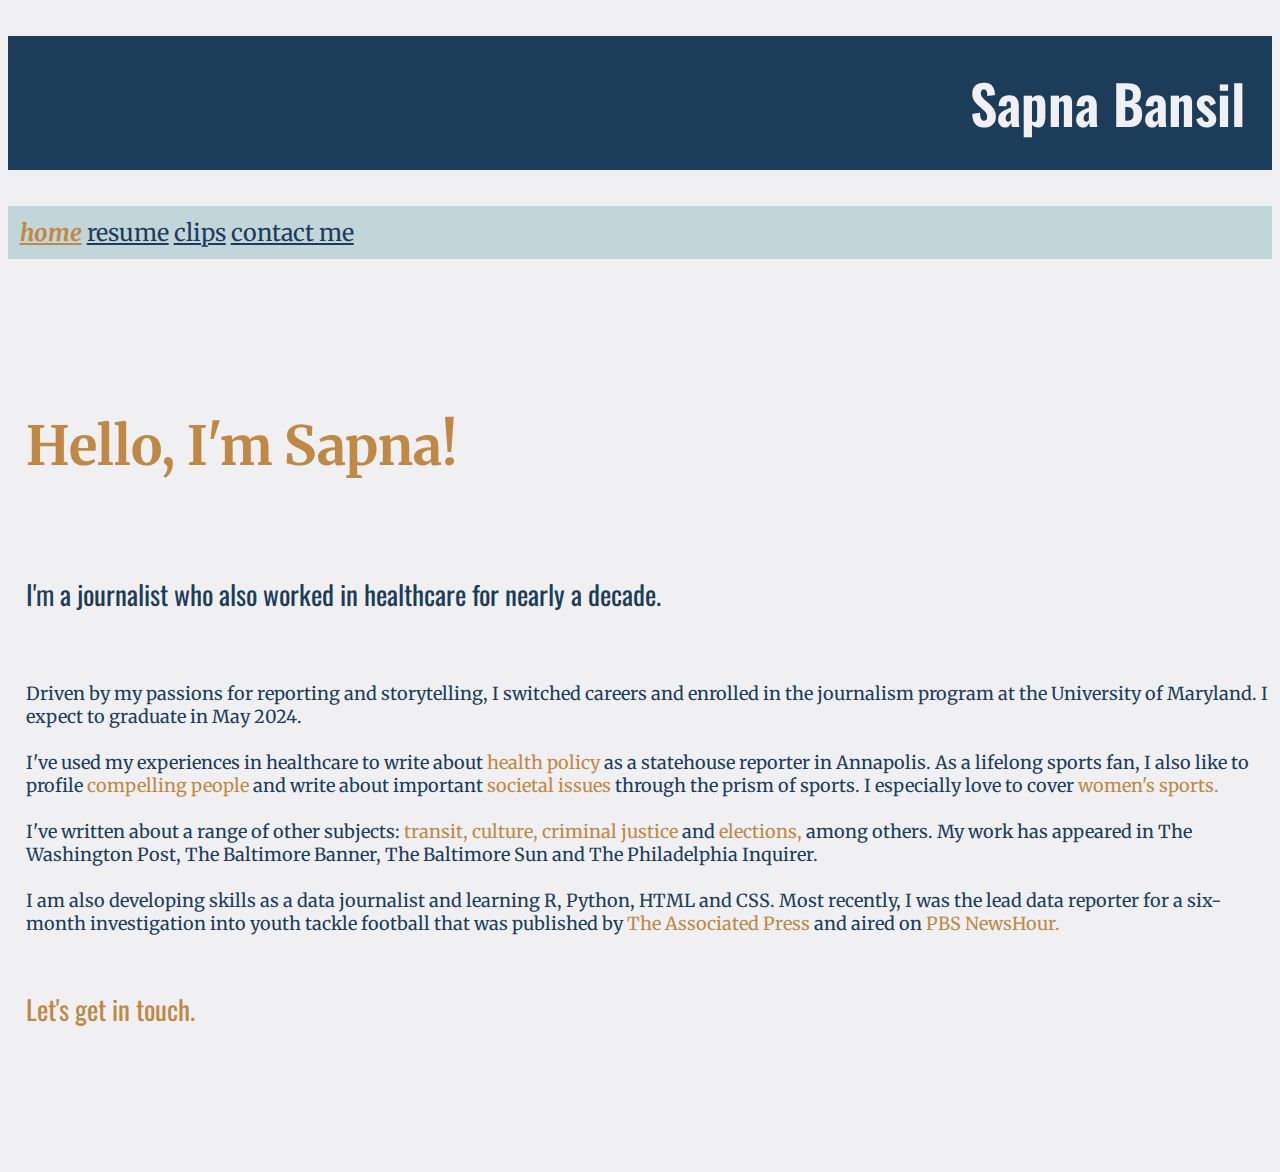
<file: index.html>
<!DOCTYPE html>
<html lang="en">

<head>
    <meta charset="utf-8">
    <meta name="viewport" content="width=device-width, initial-scale=1.0">
    <meta http-equiv="X-UA-Compatible" content="ie=edge">
    <!--seo-->
    <title>Sapna Bansil | Home</title>
    <meta name="description"
        content="I am a journalist pursuing my passions for storytelling and reporting after nearly a decade working in healthcare and pediatrics.">
    <!--fonts-->
    <link rel="preconnect" href="https://fonts.googleapis.com">
    <link rel="preconnect" href="https://fonts.gstatic.com" crossorigin>
    <link href="https://fonts.googleapis.com/css2?family=Oswald:wght@200;300;400;500;600;700&display=swap"
        rel="stylesheet">
    <link
        href="https://fonts.googleapis.com/css2?family=Merriweather:ital,wght@0,300;0,400;0,700;0,900;1,300;1,400;1,700;1,900&display=swap"
        rel="stylesheet">


    <!-- bootstrap -->
    <link href="https://cdn.jsdelivr.net/npm/bootstrap@5.3.0-alpha1/dist/css/bootstrap.min.css" rel="stylesheet"
        integrity="sha384-GLhlTQ8iRABdZLl6O3oVMWSktQOp6b7In1Zl3/Jr59b6EGGoI1aFkw7cmDA6j6gD" crossorigin="anonymous">
    <!--css-->
    <link rel="stylesheet" href="portfolio/css/portfolio.css">
</head>

<body>
    <div class="container">
        <header>
            <h1>Sapna Bansil</h1>
            <nav class="nav justify-content-end">
                <a class="nav-link active" href="#">home</a>
                <a class="nav-link" href="/resume">resume</a>
                <a class="nav-link" href="/clips">clips</a>
                <a class="nav-link" href="/contact">contact me</a>
            </nav>
        </header>

        <main class="intro">
            <div class="row">
                <div class="col-md-10">
                    <h2>Hello, I'm Sapna!</h2>
                    <br>
                    <h3>I'm a journalist who also worked in healthcare for nearly a decade.</h3>
                    <br>
                    <p>Driven by my passions for reporting and storytelling, I switched careers and enrolled in the
                        journalism program at the University of Maryland. I expect to graduate in May 2024.<br>

                        <br>I've used my experiences in healthcare to write about <a
                            href="https://thedailyrecord.com/2024/01/30/as-maryland-considers-medical-aid-in-dying-heres-how-its-playing-out-in-dc/"
                            target="_blank">health policy</a> as a statehouse reporter in Annapolis. As a lifelong
                        sports fan, I also like to profile <a
                            href="https://www.washingtonpost.com/sports/2023/10/29/marine-corps-marathon-history-made/"
                            target="_blank">compelling people</a> and write about important <a
                            href="https://www.thebaltimorebanner.com/sports/hagerstown-baseball-black-community-relationship-complicated-Z6KFF556ERC3LOO3BUFO23JSWA/"
                            target="_blank">societal issues</a> through the prism of sports. I especially love to cover
                        <a href="https://www.washingtonpost.com/sports/2023/10/15/washington-spirit-north-carolina-trinity-rodman-red-card/"
                            target="_blank">women's sports.</a> <br>

                        <br>I've written about a range of other subjects: <a
                            href="https://thedailyrecord.com/2024/03/13/maryland-officials-ok-more-purple-line-money-but-not-gladly/"
                            target="_blank">transit,</a> <a
                            href="https://cnsmaryland.org/2022/09/12/baltimore-ukraine-festival-returns/"
                            target="_blank">culture,</a> <a
                            href="https://cnsmaryland.org/2022/10/11/lawyers-guide-baltimore-residents-in-leaving-some-criminal-records-behind/"
                            target="_blank">criminal justice</a> and <a
                            href="https://baltimorefishbowl.com/stories/baltimore-officials-community-leaders-urge-support-for-question-h-to-make-baltimore-police-department-a-city-agency-after-162-years-of-state-control/"
                            target="_blank">elections,</a> among others. My work has appeared in The Washington Post,
                        The Baltimore Banner, The Baltimore Sun and The Philadelphia Inquirer. <br>

                        <br>I am also developing skills as a data journalist and learning R, Python, HTML and CSS. Most
                        recently, I was the lead data reporter for a six-month investigation into youth tackle football
                        that was published by <a
                            href="https://apnews.com/article/youth-football-lexington-mississippi-ce36efdad5654ea286b8687404c6cc54"
                            target="_blank">The Associated Press</a> and aired on <a
                            href="https://www.pbs.org/newshour/show/why-communities-of-color-are-embracing-youth-tackle-football-despite-safety-concerns"
                            target="_blank">PBS NewsHour.</a>
                    </p>
                    <h3><a href="/contact">Let's get in touch.</a></h3>
                </div>
            </div>
        </main>

    </div>



    <!-- js -->
    <script src="https://cdn.jsdelivr.net/npm/@popperjs/core@2.11.6/dist/umd/popper.min.js"
        integrity="sha384-oBqDVmMz9ATKxIep9tiCxS/Z9fNfEXiDAYTujMAeBAsjFuCZSmKbSSUnQlmh/jp3"
        crossorigin="anonymous"></script>
    <script src="https://cdn.jsdelivr.net/npm/bootstrap@5.3.0-alpha1/dist/js/bootstrap.min.js"
        integrity="sha384-mQ93GR66B00ZXjt0YO5KlohRA5SY2XofN4zfuZxLkoj1gXtW8ANNCe9d5Y3eG5eD"
        crossorigin="anonymous"></script>


</body>

</html>
</file>
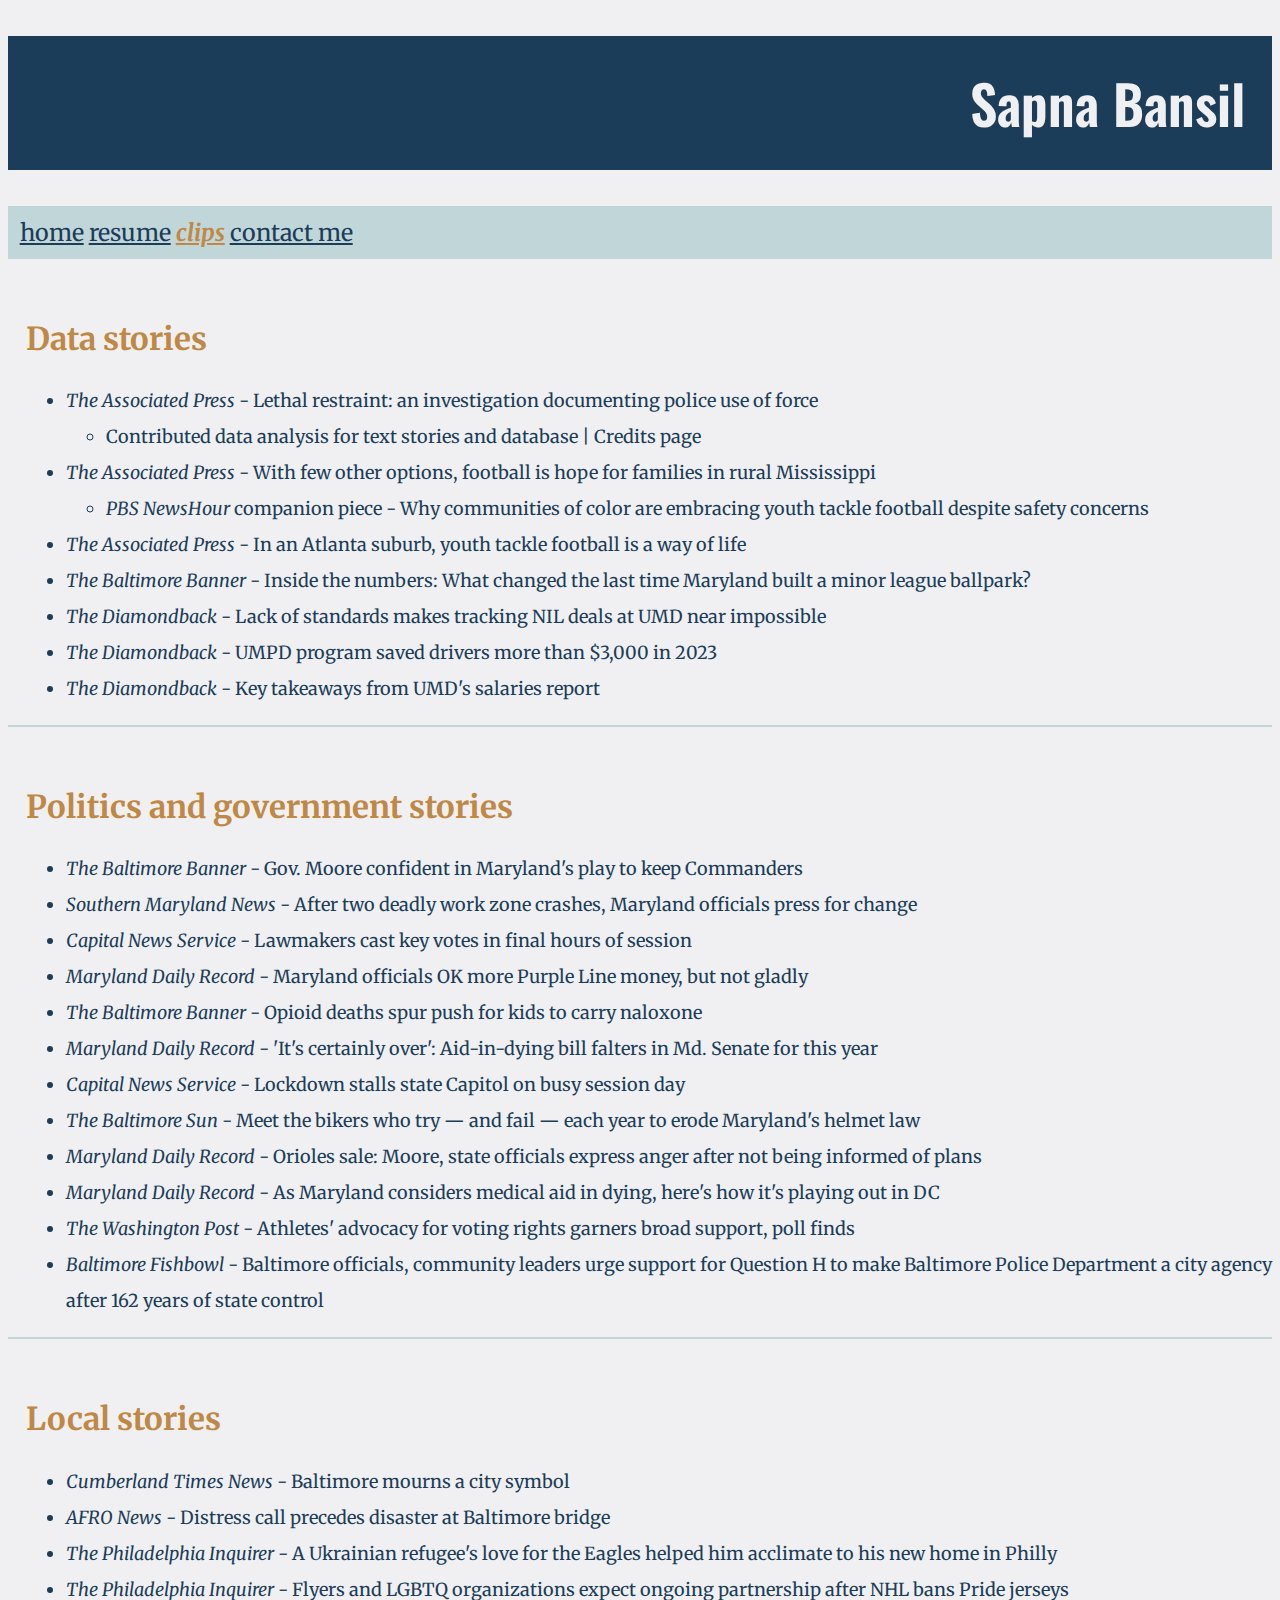
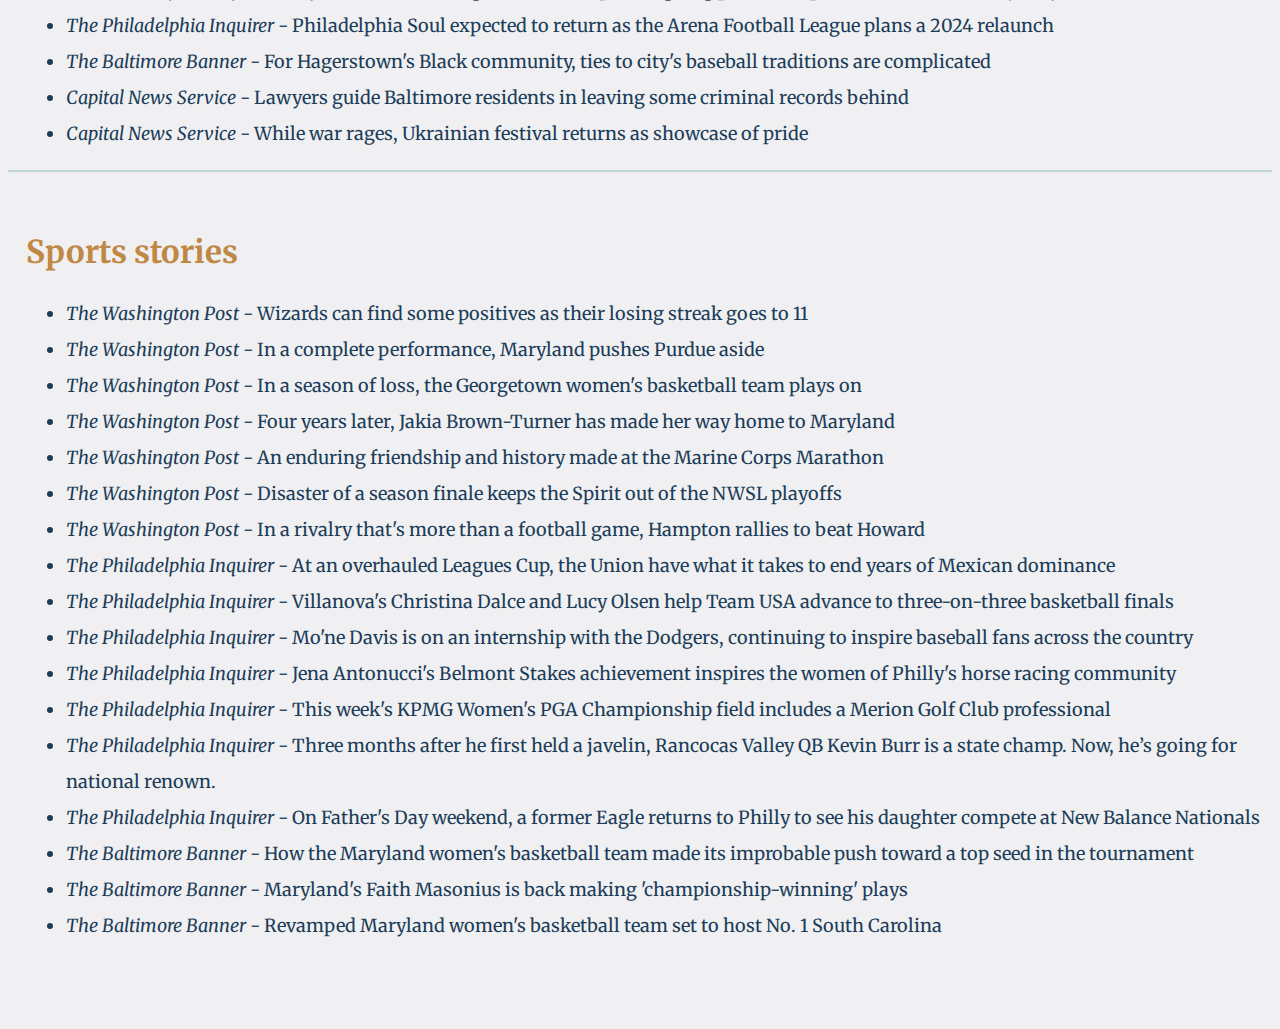
<file: clips/index.html>
<!DOCTYPE html>
<html lang="en">

<head>
    <meta charset="utf-8">
    <meta name="viewport" content="width=device-width, initial-scale=1.0">
    <meta http-equiv="X-UA-Compatible" content="ie=edge">
    <!--seo-->
    <title>Sapna Bansil | Clips</title>
    <meta name="description"
        content="I am a journalist pursuing my passions for storytelling and reporting after nearly a decade working in healthcare and pediatrics.">
    <!--fonts-->
    <link rel="preconnect" href="https://fonts.googleapis.com">
    <link rel="preconnect" href="https://fonts.gstatic.com" crossorigin>
    <link href="https://fonts.googleapis.com/css2?family=Oswald:wght@200;300;400;500;600;700&display=swap"
        rel="stylesheet">
    <link
        href="https://fonts.googleapis.com/css2?family=Merriweather:ital,wght@0,300;0,400;0,700;0,900;1,300;1,400;1,700;1,900&display=swap"
        rel="stylesheet">


    <!-- bootstrap -->
    <link href="https://cdn.jsdelivr.net/npm/bootstrap@5.3.0-alpha1/dist/css/bootstrap.min.css" rel="stylesheet"
        integrity="sha384-GLhlTQ8iRABdZLl6O3oVMWSktQOp6b7In1Zl3/Jr59b6EGGoI1aFkw7cmDA6j6gD" crossorigin="anonymous">
    <!--css-->
    <link rel="stylesheet" href="../portfolio/css/portfolio.css">
</head>

<body>
    <div class="container">
        <header>
            <h1>Sapna Bansil</h1>
            <nav class="nav justify-content-end">
                <a class="nav-link" href="../">home</a>
                <a class="nav-link" href="/resume">resume</a>
                <a class="nav-link active" href="#">clips</a>
                <a class="nav-link" href="/contact">contact me</a>
            </nav>
        </header>
        <main>
            <section class="clips">
                <h2>Data stories</h2>
                <ul>
                    <li><a href="https://apnews.com/projects/investigation-police-use-of-force/"
                            target="_blank"><span>The Associated Press</span> - Lethal restraint: an investigation
                            documenting police use of force</a>
                        <ul>
                            <li>Contributed data analysis for <a
                                    href="https://apnews.com/projects/investigation-police-use-of-force/articles/"
                                    target="_blank">text stories</a> and <a
                                    href="https://apnews.com/projects/investigation-police-use-of-force/all-cases/"
                                    target="_blank">database</a> | <a
                                    href="https://apnews.com/projects/investigation-police-use-of-force/credits/"
                                    target="_blank">Credits page</a></li>
                        </ul>
                    </li>
                    <li><a href="https://apnews.com/article/youth-football-lexington-mississippi-ce36efdad5654ea286b8687404c6cc54"
                            target="_blank"><span>The Associated Press</span> - With few other options, football is hope
                            for families in rural Mississippi</a>
                        <ul>
                            <li><a href="https://www.pbs.org/newshour/show/why-communities-of-color-are-embracing-youth-tackle-football-despite-safety-concerns"
                                    target="_blank"><span>PBS NewsHour</span> companion piece - Why communities of color
                                    are embracing youth tackle football despite safety concerns</a></li>
                        </ul>
                    </li>
                    <li><a href="https://apnews.com/article/youth-football-buford-gwinnett-georgia-93c51989780ca6f36d1a3153920d481a"
                            target="_blank"><span>The Associated Press</span> - In an Atlanta suburb, youth tackle
                            football is a way of life</a>
                    </li>
                    <li><a href="https://www.thebaltimorebanner.com/sports/hagerstown-minor-league-stadium-impact-5GCLAOPV7ZFE7OJS6LCLYJH5QI/"
                            target="_blank"><span>The Baltimore Banner</span> - Inside the numbers: What changed the
                            last time Maryland built a minor league ballpark?</a>
                    </li>
                    <li><a href="https://dbknews.com/2023/05/11/tracking-umd-nil-deals-impossible/"
                            target="_blank"><span>The Diamondback</span> - Lack of standards makes tracking NIL deals at
                            UMD near impossible</a>
                    </li>
                    <li><a href="https://dbknews.com/2023/04/04/umpd-program-lights-on-repair-vouchers/"
                            target="_blank"><span>The Diamondback</span> - UMPD program saved drivers more than $3,000
                            in 2023</a>
                    </li>
                    <li><a href="https://dbknews.com/2023/02/22/takeaways-umd-salaries-report/"
                            target="_blank"><span>The Diamondback</span> - Key takeaways from UMD's salaries report</a>
                    </li>
                </ul>
            </section>
            </section>
            <section class="clips">
                <h2>Politics and government stories</h2>
                <ul>
                    <li><a href="https://www.thebaltimorebanner.com/politics-power/state-government/wes-moore-washington-commanders-prince-georges-county-NX4CGSUMLJA7FNCR73QJCXBHSM/"
                            target="_blank"><span>The Baltimore Banner</span> - Gov. Moore confident in Maryland's play
                            to keep Commanders</a></li>
                    <li><a href="https://www.somdnews.com/news/state/after-two-deadly-work-zone-crashes-maryland-officials-press-for-change/article_ecfafcd6-fd7e-11ee-a442-1f13f5940b21.html"
                            target="_blank"><span>Southern Maryland News</span> - After two deadly work zone crashes,
                            Maryland officials press for change</a></li>
                    <li><a href="https://cnsmaryland.org/2024/04/09/lawmakers-cast-key-votes-in-final-hours-of-session//"
                            target="_blank"><span>Capital News Service</span> - Lawmakers cast key votes in final hours
                            of session</a></li>
                    <li><a href="https://thedailyrecord.com/2024/03/13/maryland-officials-ok-more-purple-line-money-but-not-gladly/"
                            target="_blank"><span>Maryland Daily Record</span> - Maryland officials OK more Purple Line
                            money, but not gladly</a></li>
                    <li><a href="https://www.thebaltimorebanner.com/community/public-health/naloxone-schools-drugs-legislation-QUVTTXKTABCJPLVQX6QBA5RDDU/"
                            target="_blank"><span>The Baltimore Banner</span> - Opioid deaths spur push for kids to
                            carry naloxone</a></li>
                    <li><a href="https://thedailyrecord.com/2024/03/01/its-certainly-over-aid-in-dying-bill-falters-in-md-senate-for-this-year/"
                            target="_blank"><span>Maryland Daily Record</span> - 'It's certainly over': Aid-in-dying
                            bill falters in Md. Senate for this year</a></li>
                    <li><a href="https://cnsmaryland.org/2024/02/29/lockdown-stalls-state-capitol-on-busy-session-day/"
                            target="_blank"><span>Capital News Service</span> - Lockdown stalls state Capitol on busy
                            session day
                        </a></li>
                    <li><a href="https://www.baltimoresun.com/2024/02/21/meet-the-bikers-who-try-and-fail-each-year-to-erode-marylands-helmet-law/"
                            target="_blank"><span>The Baltimore Sun</span> - Meet the bikers who try — and fail — each
                            year to erode Maryland's helmet law</a></li>
                    <li><a href="https://thedailyrecord.com/2024/01/31/orioles-sale-moore-state-officials-express-anger-after-not-being-informed-of-plans/"
                            target="_blank"><span>Maryland Daily Record</span> - Orioles sale: Moore, state officials
                            express anger after not being informed of plans</a></li>
                    <li><a href="https://thedailyrecord.com/2024/01/30/as-maryland-considers-medical-aid-in-dying-heres-how-its-playing-out-in-dc/"
                            target="_blank"><span>Maryland Daily Record</span> - As Maryland considers medical aid in
                            dying, here's how it's playing out in DC</a></li>
                    <li><a href="https://www.washingtonpost.com/sports/2023/10/11/americans-support-athletes-advocating-voting-rights/"
                            target="_blank"><span>The Washington Post</span> - Athletes' advocacy for voting rights
                            garners broad support, poll finds</a></li>
                    <li><a href="https://baltimorefishbowl.com/stories/baltimore-officials-community-leaders-urge-support-for-question-h-to-make-baltimore-police-department-a-city-agency-after-162-years-of-state-control/"
                            target="_blank"><span>Baltimore Fishbowl</span> - Baltimore officials, community leaders
                            urge support for Question H to make Baltimore Police Department a city agency after 162
                            years of state control</a></li>
                </ul>
            </section>
            <section class="clips">
                <h2>Local stories</h2>
                <ul>
                    <li><a href="https://www.times-news.com/news/local_news/baltimore-mourns-a-city-symbol/article_b9beb2ce-ec79-11ee-b10d-83c849ccc0f2.html"
                            target="_blank"><span>Cumberland Times News</span> - Baltimore mourns a city symbol
                        </a></li>
                    <li><a href="https://afro.com/baltimore-key-bridge-collapse-rescue/" target="_blank"><span>AFRO
                                News</span> - Distress call precedes disaster at Baltimore bridge
                        </a></li>
                    <li><a href="https://www.inquirer.com/eagles/eagles-super-bowl-ukraine-war-refugee-20230817.html"
                            target="_blank"><span>The Philadelphia Inquirer</span> - A Ukrainian refugee's love for the
                            Eagles helped him acclimate to his new home in Philly</a></li>
                    <li><a href="https://www.inquirer.com/flyers/flyers-nhl-gary-bettman-scott-laughton-lgbtq-pride-you-can-play-20230814.html"
                            target="_blank"><span>The Philadelphia Inquirer</span> - Flyers and LGBTQ organizations
                            expect ongoing partnership after NHL bans Pride jerseys
                        </a></li>
                    <li><a href="https://www.inquirer.com/sports/philadelphia-soul-arena-football-league-jaworski-20230720.html"
                            target="_blank"><span>The Philadelphia Inquirer</span> - Philadelphia Soul expected to
                            return as the Arena Football League plans a 2024 relaunch
                        </a></li>
                    <li><a href="https://www.thebaltimorebanner.com/sports/hagerstown-baseball-black-community-relationship-complicated-Z6KFF556ERC3LOO3BUFO23JSWA/"
                            target="_blank"><span>The Baltimore Banner</span> - For Hagerstown's Black community, ties
                            to city's baseball traditions are complicated</a></li>
                    <li><a href="https://cnsmaryland.org/2022/10/11/lawyers-guide-baltimore-residents-in-leaving-some-criminal-records-behind/"
                            target="_blank"><span>Capital News Service</span> - Lawyers guide Baltimore residents in
                            leaving some criminal records behind</a></li>
                    <li><a href="https://cnsmaryland.org/2022/09/12/baltimore-ukraine-festival-returns/"
                            target="_blank"><span>Capital News Service</span> - While war rages, Ukrainian festival
                            returns as showcase of pride</a></li>
                </ul>
            </section>
            <section class="clips-end">
                <h2>Sports stories</h2>
                <ul>
                    <li><a href="https://www.washingtonpost.com/sports/2024/02/25/wizards-cavaliers-losing-streak/"
                        target="_blank"><span>The Washington Post</span> - Wizards can find some positives as their losing streak goes to 11</a></li>
                        <li><a href="https://www.washingtonpost.com/sports/2024/01/14/maryland-purdue-women-bri-mcdaniel-jakia-brown-turner/"
                            target="_blank"><span>The Washington Post</span> - In a complete performance, Maryland pushes Purdue aside</a></li>
                    <li><a href="https://www.washingtonpost.com/sports/2023/12/21/georgetown-womens-basketball-tasha-butts/"
                            target="_blank"><span>The Washington Post</span> - In a season of loss, the Georgetown
                            women's basketball team plays on</a></li>
                    <li><a href="https://www.washingtonpost.com/sports/2023/11/06/jakia-brown-turner-maryland/"
                            target="_blank"><span>The Washington Post</span> - Four years later, Jakia Brown-Turner has
                            made her way home to Maryland</a></li>
                    <li><a href="https://www.washingtonpost.com/sports/2023/10/29/marine-corps-marathon-history-made/"
                            target="_blank"><span>The Washington Post</span> - An enduring friendship and history made
                            at the Marine Corps Marathon</a></li>
                    <li><a href="https://www.washingtonpost.com/sports/2023/10/15/washington-spirit-north-carolina-trinity-rodman-red-card/"
                            target="_blank"><span>The Washington Post</span> - Disaster of a season finale keeps the
                            Spirit out of the NWSL playoffs
                        </a></li>
                    <li><a href="https://www.washingtonpost.com/sports/2023/09/16/hampton-howard-battle-of-real-hu/"
                            target="_blank"><span>The Washington Post</span> - In a rivalry that's more than a football
                            game, Hampton rallies to beat Howard</a></li>
                    <li><a href="https://www.inquirer.com/soccer/union-mls-liga-mx-leagues-cup-tijuana-queretaro-20230721.html"
                            target="_blank"><span>The Philadelphia Inquirer</span> - At an overhauled Leagues Cup, the
                            Union have what it takes to end years of Mexican dominance
                        </a></li>
                    <li><a href="https://www.inquirer.com/sports/villanova-basketball-christina-dalce-lucy-olsen-fiba-3x3-usa-basketball-20230711.html"
                            target="_blank"><span>The Philadelphia Inquirer</span> - Villanova's Christina Dalce and
                            Lucy Olsen help Team USA advance to three-on-three basketball finals</a></li>
                    <li><a href="https://www.inquirer.com/sports/mone-davis-los-angeles-dodgers-little-league-baseball-20230707.html"
                            target="_blank"><span>The Philadelphia Inquirer</span> - Mo'ne Davis is on an internship
                            with the Dodgers, continuing to inspire baseball fans across the country</a></li>
                    <li><a href="https://www.inquirer.com/sports/jena-antonucci-arcangelo-belmont-parx-horse-racing-20230625.html"
                            target="_blank"><span>The Philadelphia Inquirer</span> - Jena Antonucci's Belmont Stakes
                            achievement inspires the women of Philly's horse racing community
                        </a></li>
                    <li><a href="https://www.inquirer.com/sports/kpmg-womens-pga-championship-major-merion-joanna-coe-20230622.html"
                            target="_blank"><span>The Philadelphia Inquirer</span> - This week's KPMG Women's PGA
                            Championship field includes a Merion Golf Club professional
                        </a></li>
                    <li><a href="https://www.inquirer.com/high-school-sports/new-balance-nationals-championships-javelin-20230618.html"
                            target="_blank"><span>The Philadelphia Inquirer</span> - Three months after he first held a
                            javelin, Rancocas Valley QB Kevin Burr is a state champ. Now, he’s going for national
                            renown.
                        </a></li>
                    <li><a href="https://www.inquirer.com/high-school-sports/derrick-witherspoon-eagles-kalani-new-balance-nationals-hurdles-20230617.html"
                            target="_blank"><span>The Philadelphia Inquirer</span> - On Father's Day weekend, a former
                            Eagle returns to Philly to see his daughter compete at New Balance Nationals
                        </a></li>
                    <li><a href="https://www.thebaltimorebanner.com/sports/college-sports/maryland-womens-basketball-terps-ncaa-tournament-seed-FOU5XQVVN5FQJDSHCMBRA3R2CA/"
                            target="_blank"><span>The Baltimore Banner</span> - How the Maryland women's basketball team
                            made its improbable push toward a top seed in the tournament</a></li>
                    <li><a href="https://www.thebaltimorebanner.com/sports/college-sports/maryland-womens-basketball-faith-masonius-3GBYFZUCZJELHMWOSJN4X46YM4/"
                            target="_blank"><span>The Baltimore Banner</span> - Maryland's Faith Masonius is back making
                            'championship-winning' plays
                        </a></li>
                    <li><a href="https://www.thebaltimorebanner.com/sports/college-sports/maryland-womens-basketball-preview-south-carolina-SHJCNBKUNNGJRDNPQ2C2PKOPXA/"
                            target="_blank"><span>The Baltimore Banner</span> - Revamped Maryland women's basketball
                            team set to host No. 1 South Carolina
                        </a></li>
                    <ul>
                    </ul>
            </section>
            <br>
        </main>
    </div>




    <!-- js -->
    <script src="https://cdn.jsdelivr.net/npm/@popperjs/core@2.11.6/dist/umd/popper.min.js"
        integrity="sha384-oBqDVmMz9ATKxIep9tiCxS/Z9fNfEXiDAYTujMAeBAsjFuCZSmKbSSUnQlmh/jp3"
        crossorigin="anonymous"></script>
    <script src="https://cdn.jsdelivr.net/npm/bootstrap@5.3.0-alpha1/dist/js/bootstrap.min.js"
        integrity="sha384-mQ93GR66B00ZXjt0YO5KlohRA5SY2XofN4zfuZxLkoj1gXtW8ANNCe9d5Y3eG5eD"
        crossorigin="anonymous"></script>


</body>

</html>
</file>
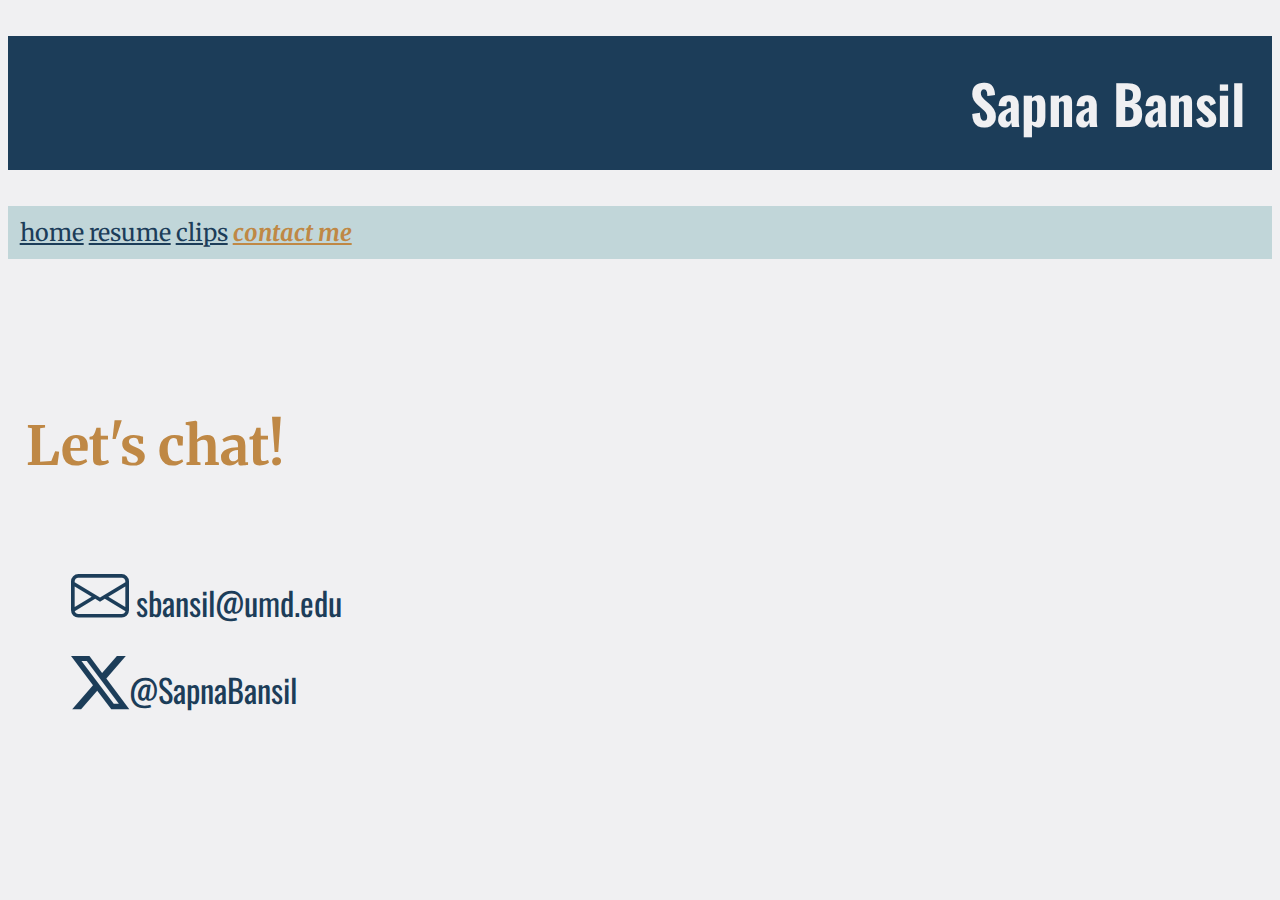
<file: contact/index.html>
<!DOCTYPE html>
<html lang="en">

<head>
    <meta charset="utf-8">
    <meta name="viewport" content="width=device-width, initial-scale=1.0">
    <meta http-equiv="X-UA-Compatible" content="ie=edge">
    <!--seo-->
    <title>Sapna Bansil | Contact Me</title>
    <meta name="description"
        content="I am a journalist pursuing my passions for storytelling and reporting after nearly a decade working in healthcare and pediatrics.">
    <!--fonts-->
    <link rel="preconnect" href="https://fonts.googleapis.com">
    <link rel="preconnect" href="https://fonts.gstatic.com" crossorigin>
    <link href="https://fonts.googleapis.com/css2?family=Oswald:wght@200;300;400;500;600;700&display=swap"
        rel="stylesheet">
    <link
        href="https://fonts.googleapis.com/css2?family=Merriweather:ital,wght@0,300;0,400;0,700;0,900;1,300;1,400;1,700;1,900&display=swap"
        rel="stylesheet">
    <!--icons-->
    <link rel="stylesheet" href="https://cdn.jsdelivr.net/npm/bootstrap-icons@1.11.3/font/bootstrap-icons.css">
    <!-- bootstrap -->
    <link href="https://cdn.jsdelivr.net/npm/bootstrap@5.3.0-alpha1/dist/css/bootstrap.min.css" rel="stylesheet"
        integrity="sha384-GLhlTQ8iRABdZLl6O3oVMWSktQOp6b7In1Zl3/Jr59b6EGGoI1aFkw7cmDA6j6gD" crossorigin="anonymous">
    <!--css-->
    <link rel="stylesheet" href="../portfolio/css/portfolio.css">
</head>

<body>
    <div class="container">
        <header>
            <h1>Sapna Bansil</h1>
            <nav class="nav justify-content-end">
                <a class="nav-link" href="../">home</a>
                <a class="nav-link" href="/resume">resume</a>
                <a class="nav-link" href="/clips">clips</a>
                <a class="nav-link active" href="#">contact me</a>
            </nav>
        </header>
        <main class="contact">
            <h2>Let's chat!</h2>
            <br>
            <a href="mailto:sbansil@umd.edu" target="_blank"><i class="bi bi-envelope"></i> sbansil@umd.edu</a><br>
            <a href="https://twitter.com/SapnaBansil" target="_blank"><i
                    class="bi bi-twitter-x"></i>@SapnaBansil</a><br>
        </main>

    </div>



    <!-- js -->
    <script src="https://cdn.jsdelivr.net/npm/@popperjs/core@2.11.6/dist/umd/popper.min.js"
        integrity="sha384-oBqDVmMz9ATKxIep9tiCxS/Z9fNfEXiDAYTujMAeBAsjFuCZSmKbSSUnQlmh/jp3"
        crossorigin="anonymous"></script>
    <script src="https://cdn.jsdelivr.net/npm/bootstrap@5.3.0-alpha1/dist/js/bootstrap.min.js"
        integrity="sha384-mQ93GR66B00ZXjt0YO5KlohRA5SY2XofN4zfuZxLkoj1gXtW8ANNCe9d5Y3eG5eD"
        crossorigin="anonymous"></script>


</body>

</html>
</file>
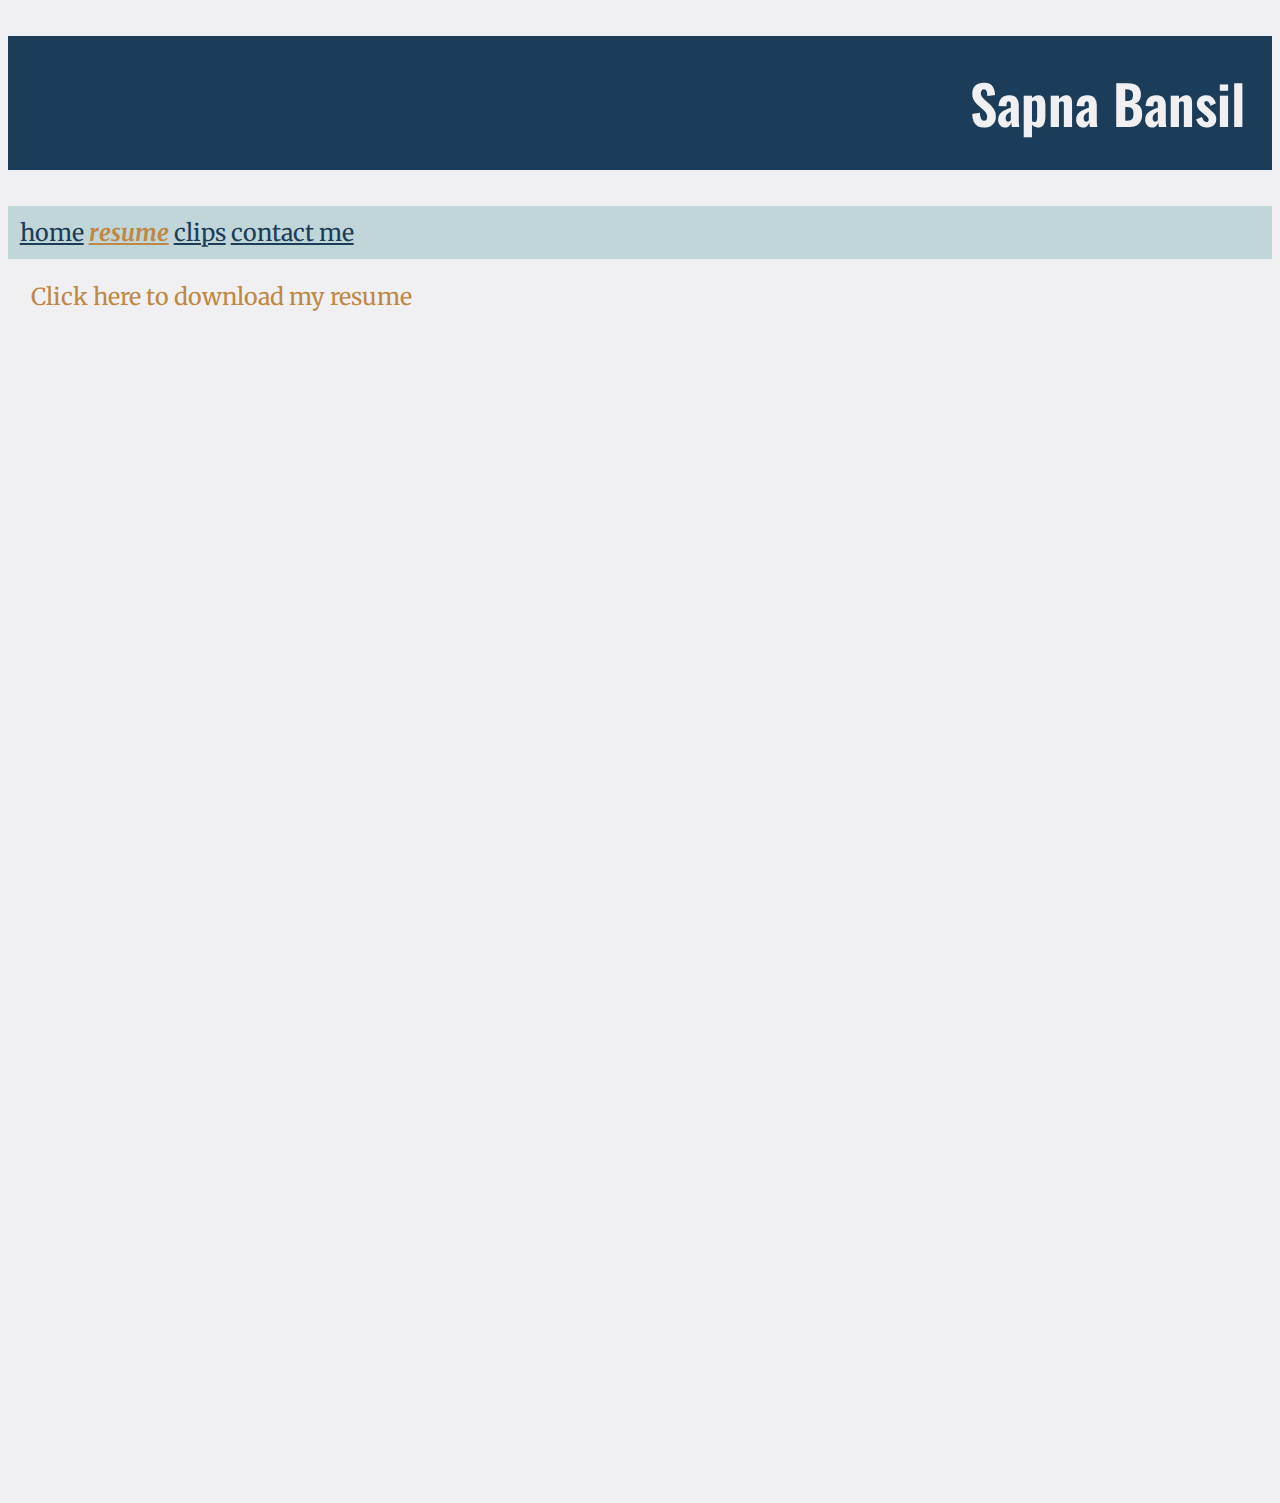
<file: resume/index.html>
<!DOCTYPE html>
<html lang="en">

<head>
    <meta charset="utf-8">
    <meta name="viewport" content="width=device-width, initial-scale=1.0">
    <meta http-equiv="X-UA-Compatible" content="ie=edge">
    <!--seo-->
    <title>Sapna Bansil | Resume</title>
    <meta name="description"
        content="I am a journalist pursuing my passions for storytelling and reporting after nearly a decade working in healthcare and pediatrics.">
    <!--fonts-->
    <link rel="preconnect" href="https://fonts.googleapis.com">
    <link rel="preconnect" href="https://fonts.gstatic.com" crossorigin>
    <link href="https://fonts.googleapis.com/css2?family=Oswald:wght@200;300;400;500;600;700&display=swap"
        rel="stylesheet">
    <link
        href="https://fonts.googleapis.com/css2?family=Merriweather:ital,wght@0,300;0,400;0,700;0,900;1,300;1,400;1,700;1,900&display=swap"
        rel="stylesheet">


    <!-- bootstrap -->
    <link href="https://cdn.jsdelivr.net/npm/bootstrap@5.3.0-alpha1/dist/css/bootstrap.min.css" rel="stylesheet"
        integrity="sha384-GLhlTQ8iRABdZLl6O3oVMWSktQOp6b7In1Zl3/Jr59b6EGGoI1aFkw7cmDA6j6gD" crossorigin="anonymous">
    <!--css-->
    <link rel="stylesheet" href="../portfolio/css/portfolio.css">
</head>

<body>
    <div class="container">
        <header>
            <h1>Sapna Bansil</h1>
            <nav class="nav justify-content-end">
                <a class="nav-link" href="../">home</a>
                <a class="nav-link active" href="#">resume</a>
                <a class="nav-link" href="/clips">clips</a>
                <a class="nav-link" href="/contact">contact me</a>
            </nav>
        </header>
        <main>
            <div class="download">
                <a href="Resume_Sapna Bansil.pdf" target="_blank">Click here to download my resume</a>
            </div>
            <iframe src="Resume_Sapna Bansil.pdf" frameborder="0" scrolling="0"></iframe>
        </main>
    </div>




    <!-- js -->
    <script src="https://cdn.jsdelivr.net/npm/@popperjs/core@2.11.6/dist/umd/popper.min.js"
        integrity="sha384-oBqDVmMz9ATKxIep9tiCxS/Z9fNfEXiDAYTujMAeBAsjFuCZSmKbSSUnQlmh/jp3"
        crossorigin="anonymous"></script>
    <script src="https://cdn.jsdelivr.net/npm/bootstrap@5.3.0-alpha1/dist/js/bootstrap.min.js"
        integrity="sha384-mQ93GR66B00ZXjt0YO5KlohRA5SY2XofN4zfuZxLkoj1gXtW8ANNCe9d5Y3eG5eD"
        crossorigin="anonymous"></script>


</body>

</html>
</file>
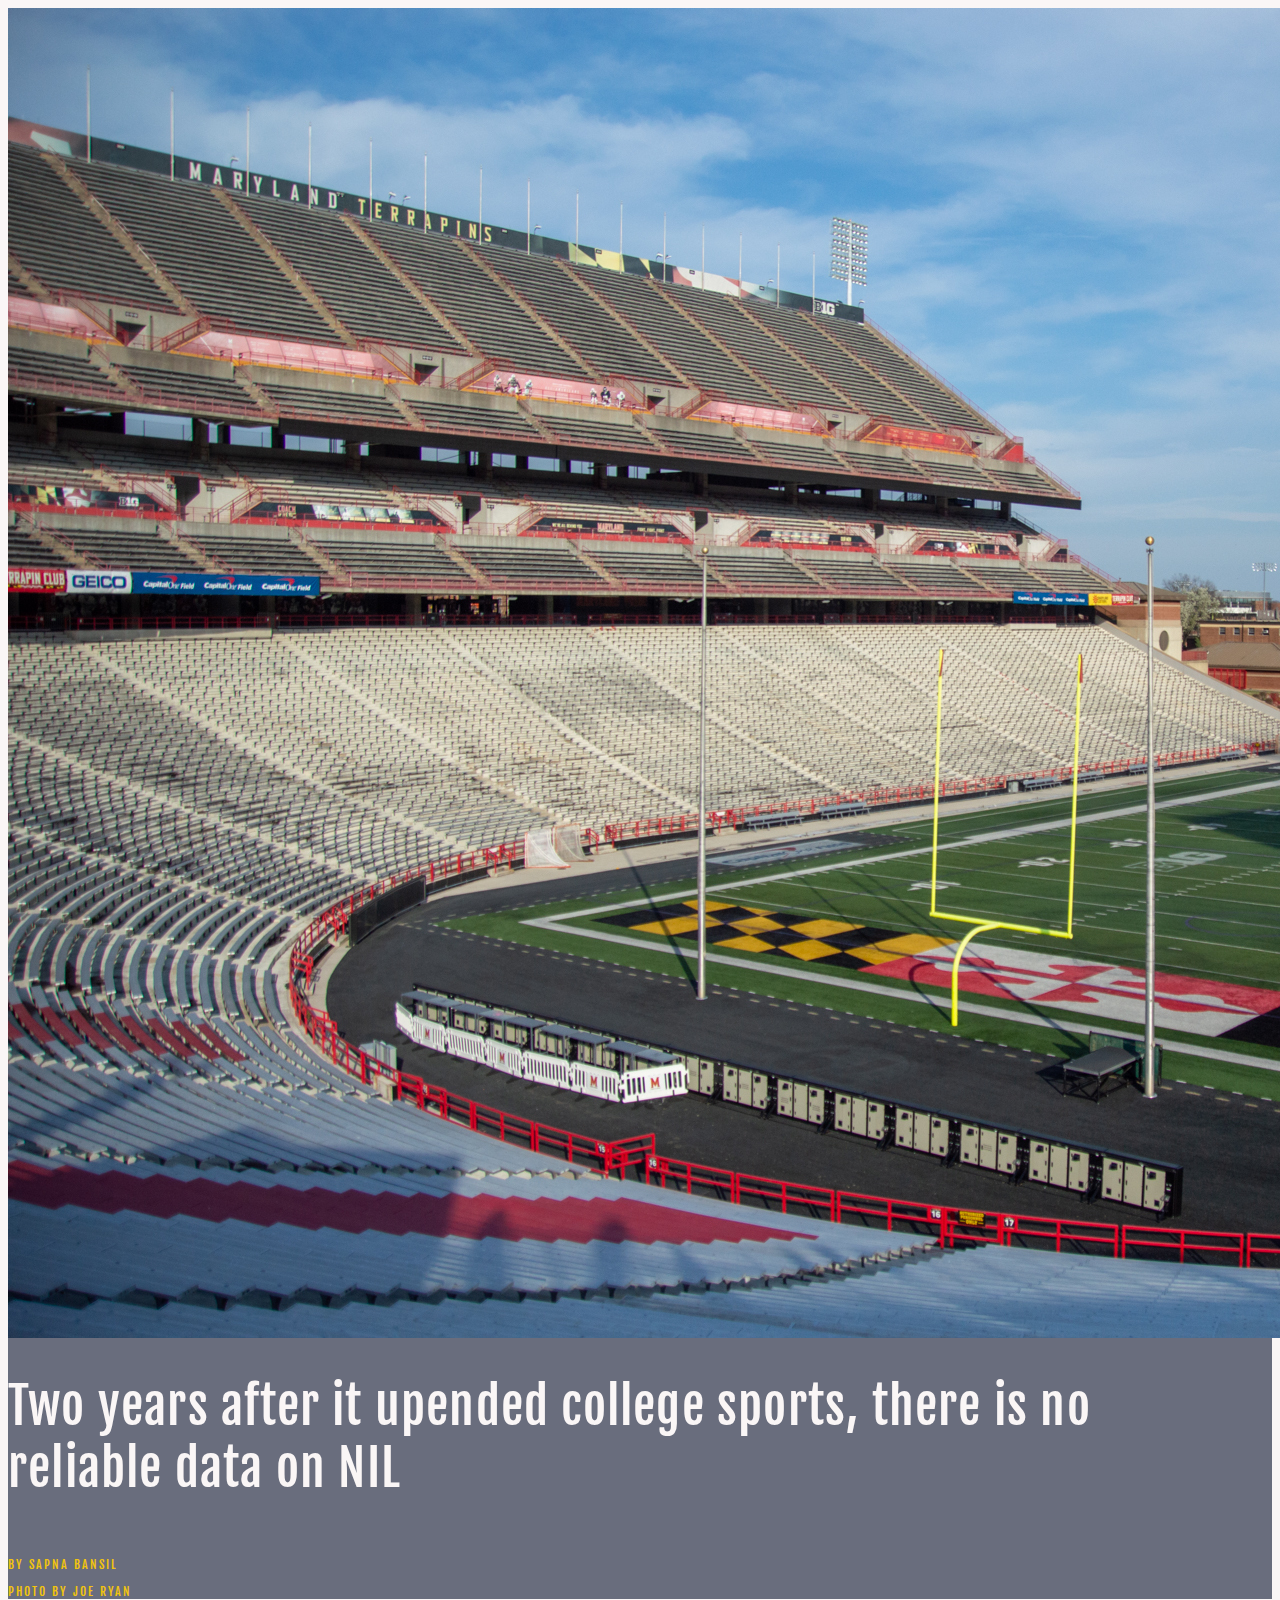
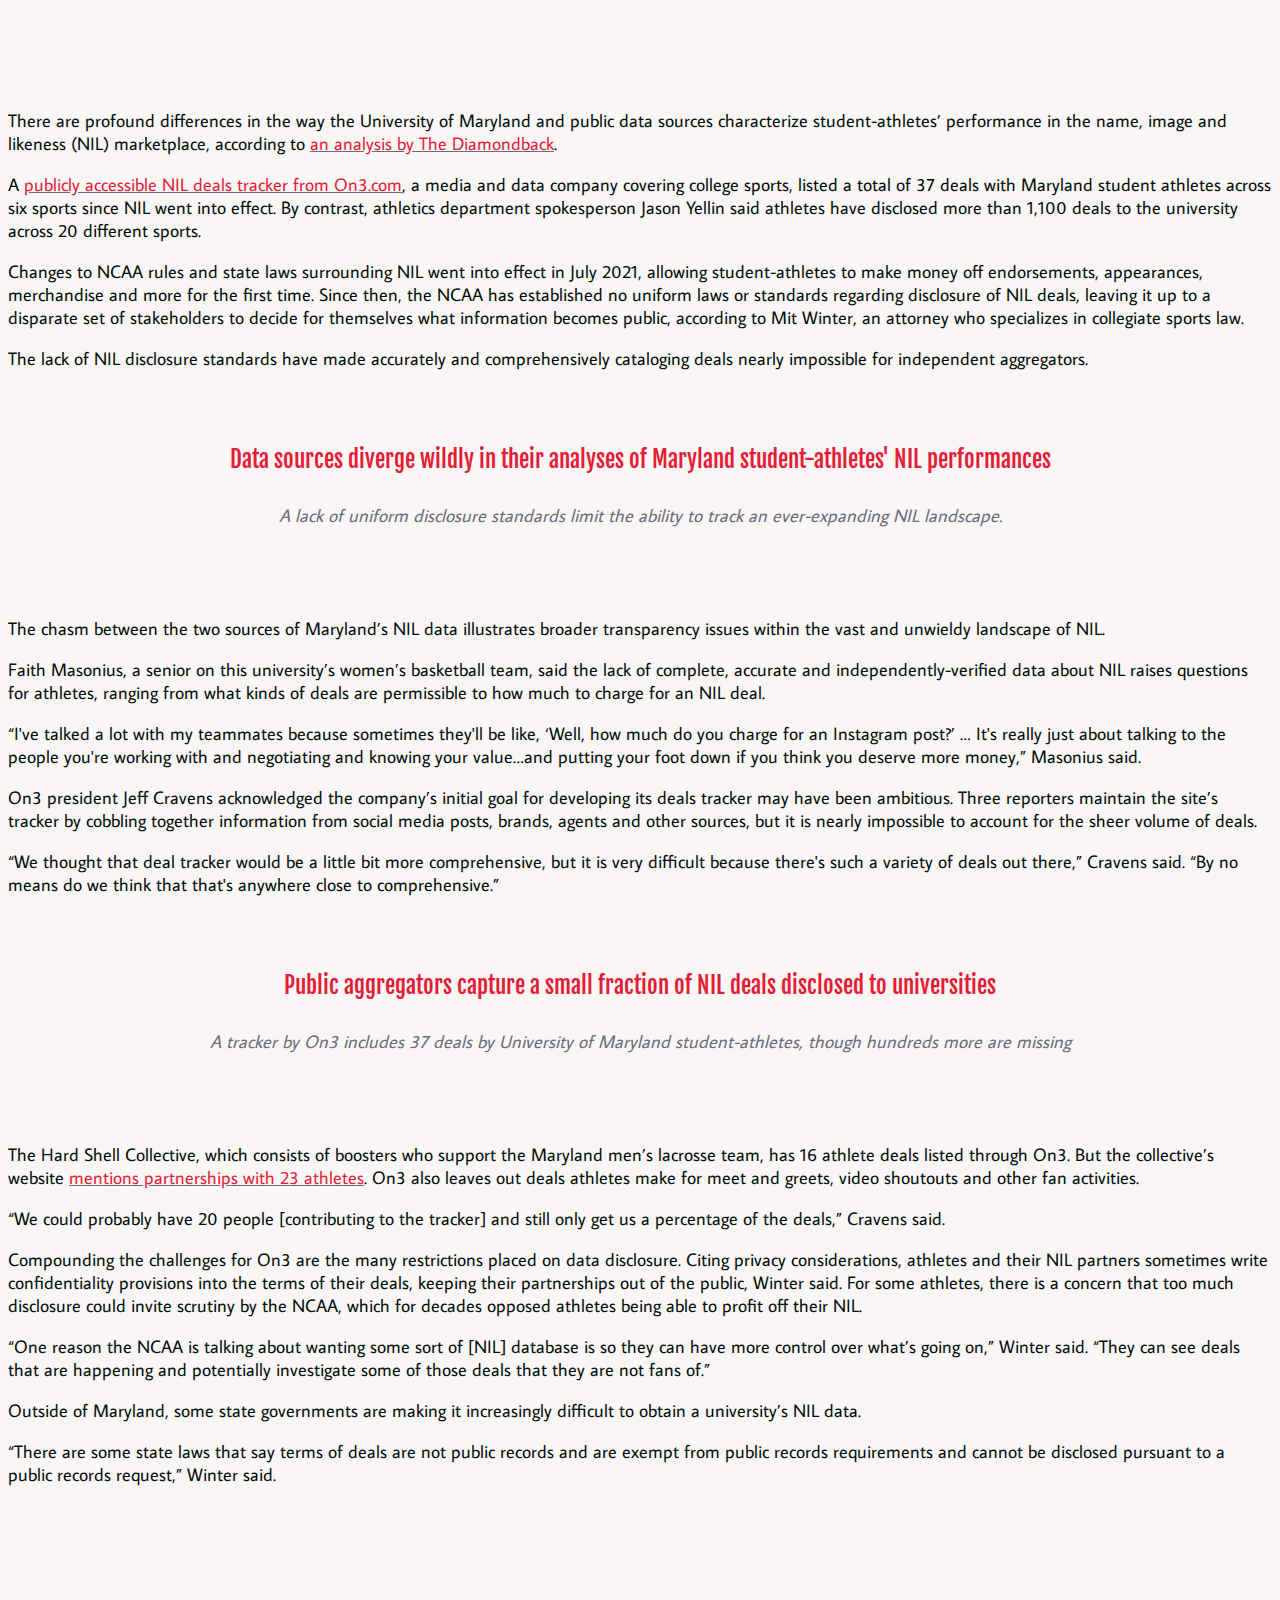
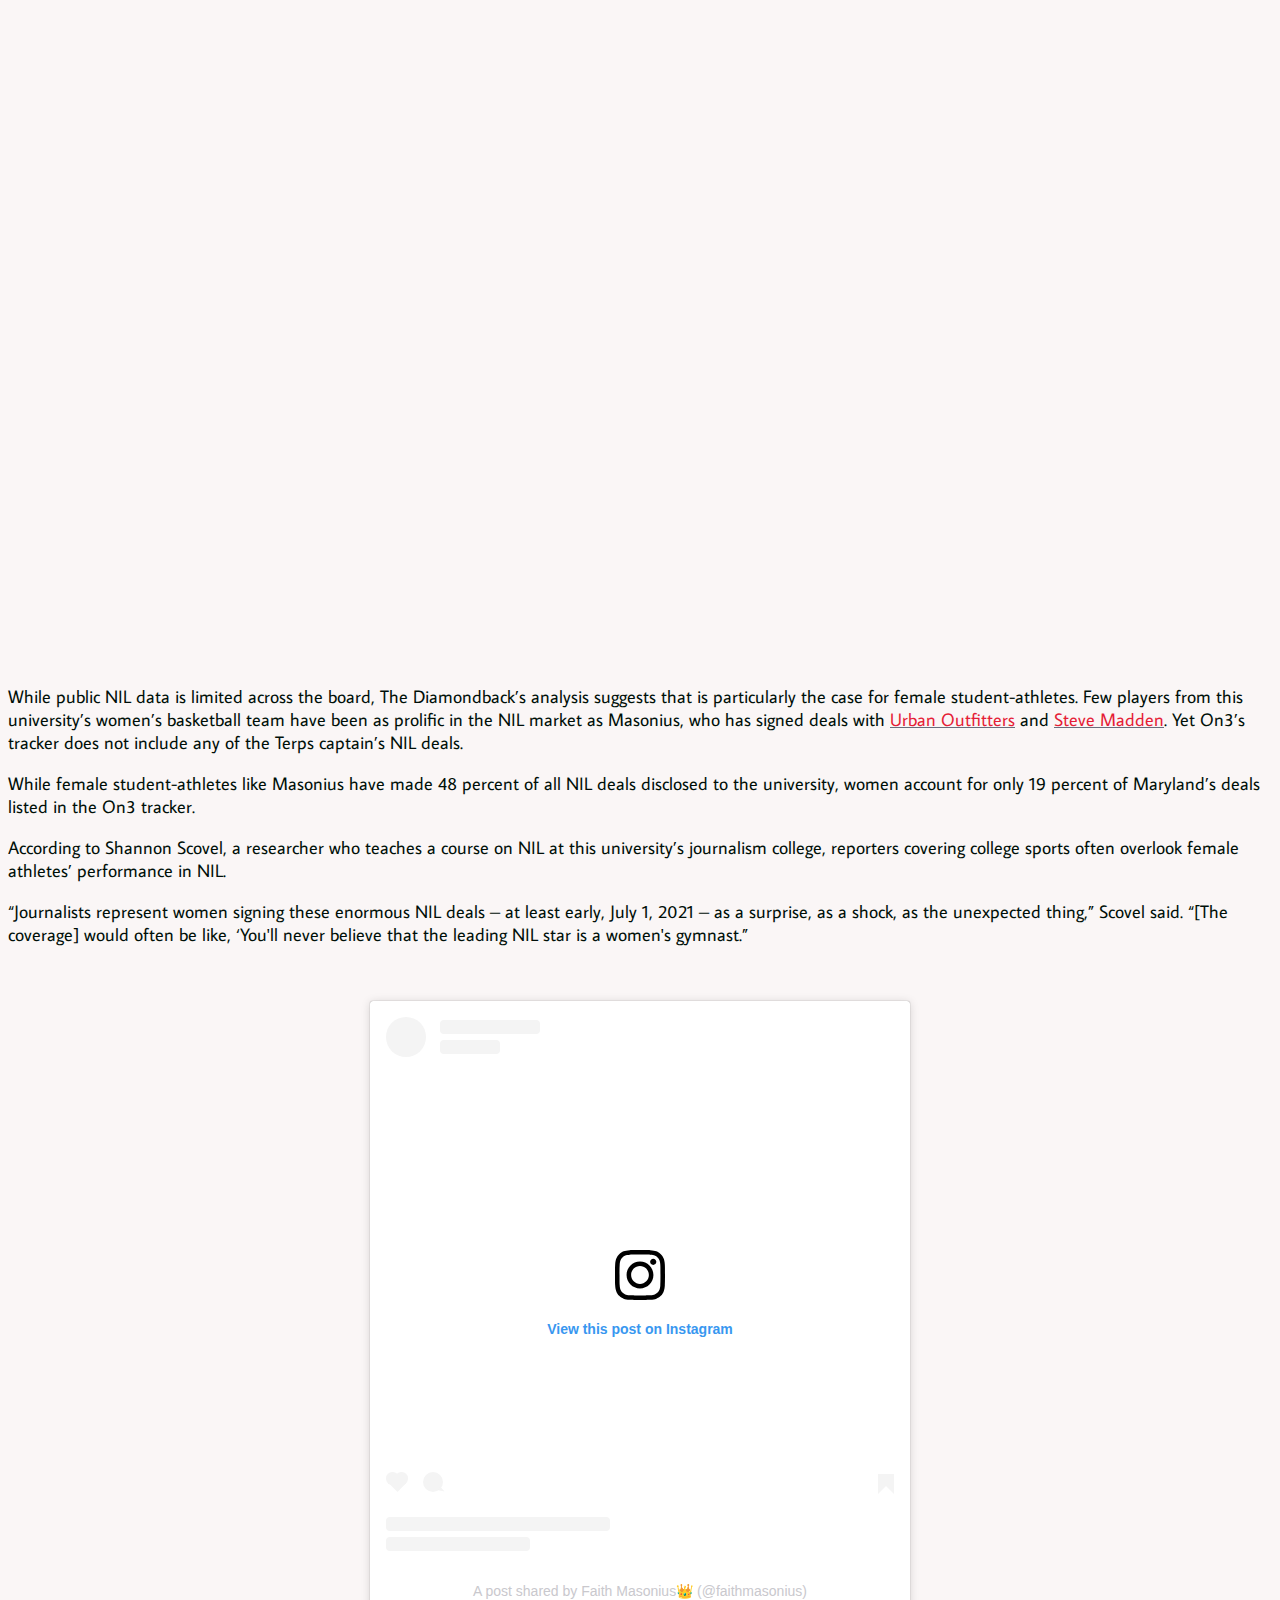
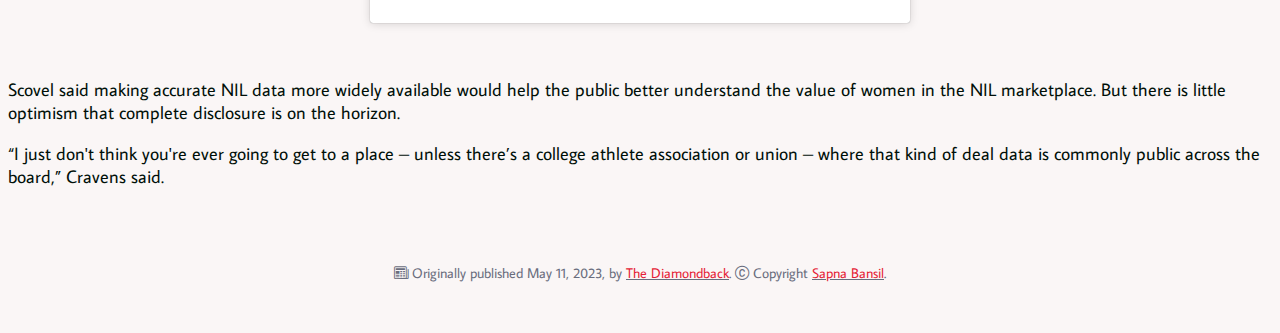
<file: class/final/index.html>
<!DOCTYPE html>
<html lang="en">

<head>
    <meta charset="utf-8">
    <meta name="viewport" content="width=device-width, initial-scale=1.0">
    <meta http-equiv="X-UA-Compatible" content="ie=edge">
    <!--seo-->
    <title>Two years after it upended college sports, there is no reliable data on NIL</title>
    <meta name="description"
        content="An analysis of an NIL deals tracker by On3 revealed the challenges of accurately and comprehensively cataloging deals for the public.">
    <!--fonts-->
    <link rel="preconnect" href="https://fonts.googleapis.com">
    <link rel="preconnect" href="https://fonts.gstatic.com" crossorigin>
    <link href="https://fonts.googleapis.com/css2?family=Average+Sans&display=swap" rel="stylesheet">
    <link href="https://fonts.googleapis.com/css2?family=Fjalla+One&display=swap" rel="stylesheet">
    <!--icons-->
    <link rel="stylesheet" href="https://cdn.jsdelivr.net/npm/bootstrap-icons@1.10.3/font/bootstrap-icons.css">
    <!-- bootstrap -->
    <link href="https://cdn.jsdelivr.net/npm/bootstrap@5.3.0-alpha1/dist/css/bootstrap.min.css" rel="stylesheet"
        integrity="sha384-GLhlTQ8iRABdZLl6O3oVMWSktQOp6b7In1Zl3/Jr59b6EGGoI1aFkw7cmDA6j6gD" crossorigin="anonymous">
    <!--css-->
    <link rel="stylesheet" href="css/final.css">
</head>

<body>
    <header>
        <div class="row align-items-center justify-content-between">
            <div class="col-md-8">
                <img src="images/stadium.jpg" alt="A photo of the football stadium at the University of Maryland"
                    class="img-fluid">
            </div>
            <div class="col-md-4">
                <h1>Two years after it upended college sports, there is no reliable data on NIL</h1>
                <p>By Sapna Bansil</p>
                <p>Photo by Joe Ryan</p>
            </div>
        </div>
    </header>
    <div class="container">
        <section class="intro">
            <div class="row">
                <div class="offset-md-2 col-md-8">
                    <p>There are profound differences in the way the University of Maryland and public data sources
                        characterize student-athletes’ performance in the name, image and likeness (NIL) marketplace,
                        according to <a href="https://dbknews.com/2023/05/11/tracking-umd-nil-deals-impossible/"
                            target="_blank">an analysis by The Diamondback</a>.</p>
                    <p>A <a href="https://www.on3.com/nil/deals/" target="_blank">publicly accessible NIL deals tracker
                            from On3.com</a>, a media and data company covering college sports, listed a total of 37
                        deals with Maryland student athletes across six sports since NIL went into effect. By contrast,
                        athletics department spokesperson Jason Yellin said athletes have disclosed more than 1,100
                        deals to the university across 20 different sports.</p>
                    <p>Changes to NCAA rules and state laws surrounding NIL went into effect in July 2021, allowing
                        student-athletes to make money off endorsements, appearances, merchandise and more for the first
                        time. Since then, the NCAA has established no uniform laws or standards regarding disclosure of
                        NIL deals, leaving it up to a disparate set of stakeholders to decide for themselves what
                        information becomes public, according to Mit Winter, an attorney who specializes in collegiate
                        sports law.</p>
                    <p>The lack of NIL disclosure standards have made accurately and comprehensively cataloging deals
                        nearly impossible for independent aggregators.</p>
                </div>
            </div>
        </section>
        <section>
            <div class="row">
                <div class="col-md-12">
                    <h4>Data sources diverge wildly in their analyses of Maryland student-athletes' NIL performances
                    </h4>
                    <p class=h4-subhead>A lack of uniform disclosure standards limit the ability to track an
                        ever-expanding NIL landscape.</p>
                </div>
            </div>
            <div class="row">
                <div class="offset-md-2 col-md-8">
                    <div class="flourish-embed flourish-table" data-src="visualisation/13708486">
                        <script src="https://public.flourish.studio/resources/embed.js"></script>
                    </div>
                </div>
            </div>
        </section>
        <section>
            <div class="row">
                <div class="offset-md-2 col-md-8">
                    <p>The chasm between the two sources of Maryland’s NIL data illustrates broader transparency issues
                        within the vast and unwieldy landscape of NIL.</p>
                    <p>Faith Masonius, a senior on this university’s women’s basketball team, said the lack of complete,
                        accurate and independently-verified data about NIL raises questions for athletes, ranging from
                        what kinds of deals are permissible to how much to charge for an NIL deal.</p>
                    <p>“I've talked a lot with my teammates because sometimes they'll be like, ‘Well, how much do you
                        charge for an Instagram post?’ … It's really just about talking to the people you're working
                        with and negotiating and knowing your value…and putting your foot down if you think you deserve
                        more money,” Masonius said.</p>
                    <p>On3 president Jeff Cravens acknowledged the company’s initial goal for developing its deals
                        tracker may have been ambitious. Three reporters maintain the site’s tracker by cobbling
                        together information from social media posts, brands, agents and other sources, but it is nearly
                        impossible to account for the sheer volume of deals.</p>
                    <p>“We thought that deal tracker would be a little bit more comprehensive, but it is very difficult
                        because there's such a variety of deals out there,” Cravens said. “By no means do we think that
                        that's anywhere close to comprehensive.”</p>
                </div>
            </div>
        </section>
        <section>
            <div class="row">
                <div class="col-md-12">
                    <h4>Public aggregators capture a small fraction of NIL deals disclosed to universities</h4>
                    <p class=h4-subhead>A tracker by On3 includes 37 deals by University of Maryland student-athletes,
                        though hundreds more are missing</p>
                </div>
            </div>
            <div class="row">
                <div class="offset-md-2 col-md-8">
                    <div class="flourish-embed flourish-table" data-src="visualisation/13701797">
                        <script src="https://public.flourish.studio/resources/embed.js"></script>
                    </div>
                </div>
            </div>
        </section>
        <section>
            <div class="row">
                <div class="offset-md-2 col-md-8">
                    <p>The Hard Shell Collective, which consists of boosters who support the Maryland men’s lacrosse
                        team, has 16 athlete deals listed through On3. But the collective’s website <a
                            href="https://www.hardshellcollective.com/ourathletes" target="_blank">mentions partnerships
                            with 23 athletes</a>. On3 also leaves out deals athletes make for meet and greets, video
                        shoutouts and other fan activities.</p>
                    <p>“We could probably have 20 people [contributing to the tracker] and still only get us a
                        percentage of the deals,” Cravens said.</p>
                    <p>Compounding the challenges for On3 are the many restrictions placed on data disclosure. Citing
                        privacy considerations, athletes and their NIL partners sometimes write confidentiality
                        provisions into the terms of their deals, keeping their partnerships out of the public, Winter
                        said. For some athletes, there is a concern that too much disclosure could invite scrutiny by
                        the NCAA, which for decades opposed athletes being able to profit off their NIL.</p>
                    <p>“One reason the NCAA is talking about wanting some sort of [NIL] database is so they can have
                        more control over what’s going on,” Winter said. “They can see deals that are happening and
                        potentially investigate some of those deals that they are not fans of.”</p>
                    <p>Outside of Maryland, some state governments are making it increasingly difficult to obtain a
                        university’s NIL data.</p>
                    <p>“There are some state laws that say terms of deals are not public records and are exempt from
                        public records requirements and cannot be disclosed pursuant to a public records request,”
                        Winter said.</p>
                </div>
            </div>
        </section>
        <section class="timeline">
            <div class="row">
                <div class="col-md-12">
                    <iframe
                        src='https://cdn.knightlab.com/libs/timeline3/latest/embed/index.html?source=1fw4O2EgtbbC2bHKA4EL6eya4wDtC7V2j4VLdRdYisu4&font=Fjalla-Average&lang=en&initial_zoom=2&height=650'
                        width='100%' height='650' webkitallowfullscreen mozallowfullscreen allowfullscreen
                        frameborder='0'></iframe>
                </div>
            </div>
        </section>
        <section>
            <div class="row">
                <div class="offset-md-2 col-md-8">
                    <p>While public NIL data is limited across the board, The Diamondback’s analysis suggests that is
                        particularly the case for female student-athletes. Few players from this university’s women’s
                        basketball team have been as prolific in the NIL market as Masonius, who has signed deals with
                        <a href="https://www.tiktok.com/@faith.masonius/video/7213391050960833834" target="_blank">Urban
                            Outfitters</a> and <a
                            href="https://www.tiktok.com/@faith.masonius/video/7210189419880418603?lang=en"
                            target="_blank">Steve Madden</a>. Yet On3’s tracker does not include any of the Terps
                        captain’s NIL deals.</p>
                    <p>While female student-athletes like Masonius have made 48 percent of all NIL deals disclosed to
                        the university, women account for only 19 percent of Maryland’s deals listed in the On3 tracker.
                    </p>
                    <p>According to Shannon Scovel, a researcher who teaches a course on NIL at this university’s
                        journalism college, reporters covering college sports often overlook female athletes’
                        performance in NIL.</p>
                    <p>“Journalists represent women signing these enormous NIL deals – at least early, July 1, 2021 – as
                        a surprise, as a shock, as the unexpected thing,” Scovel said. “[The coverage] would often be
                        like, ‘You'll never believe that the leading NIL star is a women's gymnast.”</p>
                </div>
            </div>
        </section>
        <section class="instagram">
            <center>
                <blockquote class="instagram-media" data-instgrm-captioned
                    data-instgrm-permalink="https://www.instagram.com/p/Cpv60u9pIrQ/?utm_source=ig_embed&amp;utm_campaign=loading"
                    data-instgrm-version="14"
                    style=" background:#FFF; border:0; border-radius:3px; box-shadow:0 0 1px 0 rgba(0,0,0,0.5),0 1px 10px 0 rgba(0,0,0,0.15); margin: 1px; max-width:540px; min-width:326px; padding:0; width:99.375%; width:-webkit-calc(100% - 2px); width:calc(100% - 2px);">
                    <div style="padding:16px;"> <a
                            href="https://www.instagram.com/p/Cpv60u9pIrQ/?utm_source=ig_embed&amp;utm_campaign=loading"
                            style=" background:#FFFFFF; line-height:0; padding:0 0; text-align:center; text-decoration:none; width:100%;"
                            target="_blank">
                            <div style=" display: flex; flex-direction: row; align-items: center;">
                                <div
                                    style="background-color: #F4F4F4; border-radius: 50%; flex-grow: 0; height: 40px; margin-right: 14px; width: 40px;">
                                </div>
                                <div
                                    style="display: flex; flex-direction: column; flex-grow: 1; justify-content: center;">
                                    <div
                                        style=" background-color: #F4F4F4; border-radius: 4px; flex-grow: 0; height: 14px; margin-bottom: 6px; width: 100px;">
                                    </div>
                                    <div
                                        style=" background-color: #F4F4F4; border-radius: 4px; flex-grow: 0; height: 14px; width: 60px;">
                                    </div>
                                </div>
                            </div>
                            <div style="padding: 19% 0;"></div>
                            <div style="display:block; height:50px; margin:0 auto 12px; width:50px;"><svg width="50px"
                                    height="50px" viewBox="0 0 60 60" version="1.1" xmlns="https://www.w3.org/2000/svg"
                                    xmlns:xlink="https://www.w3.org/1999/xlink">
                                    <g stroke="none" stroke-width="1" fill="none" fill-rule="evenodd">
                                        <g transform="translate(-511.000000, -20.000000)" fill="#000000">
                                            <g>
                                                <path
                                                    d="M556.869,30.41 C554.814,30.41 553.148,32.076 553.148,34.131 C553.148,36.186 554.814,37.852 556.869,37.852 C558.924,37.852 560.59,36.186 560.59,34.131 C560.59,32.076 558.924,30.41 556.869,30.41 M541,60.657 C535.114,60.657 530.342,55.887 530.342,50 C530.342,44.114 535.114,39.342 541,39.342 C546.887,39.342 551.658,44.114 551.658,50 C551.658,55.887 546.887,60.657 541,60.657 M541,33.886 C532.1,33.886 524.886,41.1 524.886,50 C524.886,58.899 532.1,66.113 541,66.113 C549.9,66.113 557.115,58.899 557.115,50 C557.115,41.1 549.9,33.886 541,33.886 M565.378,62.101 C565.244,65.022 564.756,66.606 564.346,67.663 C563.803,69.06 563.154,70.057 562.106,71.106 C561.058,72.155 560.06,72.803 558.662,73.347 C557.607,73.757 556.021,74.244 553.102,74.378 C549.944,74.521 548.997,74.552 541,74.552 C533.003,74.552 532.056,74.521 528.898,74.378 C525.979,74.244 524.393,73.757 523.338,73.347 C521.94,72.803 520.942,72.155 519.894,71.106 C518.846,70.057 518.197,69.06 517.654,67.663 C517.244,66.606 516.755,65.022 516.623,62.101 C516.479,58.943 516.448,57.996 516.448,50 C516.448,42.003 516.479,41.056 516.623,37.899 C516.755,34.978 517.244,33.391 517.654,32.338 C518.197,30.938 518.846,29.942 519.894,28.894 C520.942,27.846 521.94,27.196 523.338,26.654 C524.393,26.244 525.979,25.756 528.898,25.623 C532.057,25.479 533.004,25.448 541,25.448 C548.997,25.448 549.943,25.479 553.102,25.623 C556.021,25.756 557.607,26.244 558.662,26.654 C560.06,27.196 561.058,27.846 562.106,28.894 C563.154,29.942 563.803,30.938 564.346,32.338 C564.756,33.391 565.244,34.978 565.378,37.899 C565.522,41.056 565.552,42.003 565.552,50 C565.552,57.996 565.522,58.943 565.378,62.101 M570.82,37.631 C570.674,34.438 570.167,32.258 569.425,30.349 C568.659,28.377 567.633,26.702 565.965,25.035 C564.297,23.368 562.623,22.342 560.652,21.575 C558.743,20.834 556.562,20.326 553.369,20.18 C550.169,20.033 549.148,20 541,20 C532.853,20 531.831,20.033 528.631,20.18 C525.438,20.326 523.257,20.834 521.349,21.575 C519.376,22.342 517.703,23.368 516.035,25.035 C514.368,26.702 513.342,28.377 512.574,30.349 C511.834,32.258 511.326,34.438 511.181,37.631 C511.035,40.831 511,41.851 511,50 C511,58.147 511.035,59.17 511.181,62.369 C511.326,65.562 511.834,67.743 512.574,69.651 C513.342,71.625 514.368,73.296 516.035,74.965 C517.703,76.634 519.376,77.658 521.349,78.425 C523.257,79.167 525.438,79.673 528.631,79.82 C531.831,79.965 532.853,80.001 541,80.001 C549.148,80.001 550.169,79.965 553.369,79.82 C556.562,79.673 558.743,79.167 560.652,78.425 C562.623,77.658 564.297,76.634 565.965,74.965 C567.633,73.296 568.659,71.625 569.425,69.651 C570.167,67.743 570.674,65.562 570.82,62.369 C570.966,59.17 571,58.147 571,50 C571,41.851 570.966,40.831 570.82,37.631">
                                                </path>
                                            </g>
                                        </g>
                                    </g>
                                </svg></div>
                            <div style="padding-top: 8px;">
                                <div
                                    style=" color:#3897f0; font-family:Arial,sans-serif; font-size:14px; font-style:normal; font-weight:550; line-height:18px;">
                                    View this post on Instagram</div>
                            </div>
                            <div style="padding: 12.5% 0;"></div>
                            <div style="display: flex; flex-direction: row; margin-bottom: 14px; align-items: center;">
                                <div>
                                    <div
                                        style="background-color: #F4F4F4; border-radius: 50%; height: 12.5px; width: 12.5px; transform: translateX(0px) translateY(7px);">
                                    </div>
                                    <div
                                        style="background-color: #F4F4F4; height: 12.5px; transform: rotate(-45deg) translateX(3px) translateY(1px); width: 12.5px; flex-grow: 0; margin-right: 14px; margin-left: 2px;">
                                    </div>
                                    <div
                                        style="background-color: #F4F4F4; border-radius: 50%; height: 12.5px; width: 12.5px; transform: translateX(9px) translateY(-18px);">
                                    </div>
                                </div>
                                <div style="margin-left: 8px;">
                                    <div
                                        style=" background-color: #F4F4F4; border-radius: 50%; flex-grow: 0; height: 20px; width: 20px;">
                                    </div>
                                    <div
                                        style=" width: 0; height: 0; border-top: 2px solid transparent; border-left: 6px solid #f4f4f4; border-bottom: 2px solid transparent; transform: translateX(16px) translateY(-4px) rotate(30deg)">
                                    </div>
                                </div>
                                <div style="margin-left: auto;">
                                    <div
                                        style=" width: 0px; border-top: 8px solid #F4F4F4; border-right: 8px solid transparent; transform: translateY(16px);">
                                    </div>
                                    <div
                                        style=" background-color: #F4F4F4; flex-grow: 0; height: 12px; width: 16px; transform: translateY(-4px);">
                                    </div>
                                    <div
                                        style=" width: 0; height: 0; border-top: 8px solid #F4F4F4; border-left: 8px solid transparent; transform: translateY(-4px) translateX(8px);">
                                    </div>
                                </div>
                            </div>
                            <div
                                style="display: flex; flex-direction: column; flex-grow: 1; justify-content: center; margin-bottom: 24px;">
                                <div
                                    style=" background-color: #F4F4F4; border-radius: 4px; flex-grow: 0; height: 14px; margin-bottom: 6px; width: 224px;">
                                </div>
                                <div
                                    style=" background-color: #F4F4F4; border-radius: 4px; flex-grow: 0; height: 14px; width: 144px;">
                                </div>
                            </div>
                        </a>
                        <p
                            style=" color:#c9c8cd; font-family:Arial,sans-serif; font-size:14px; line-height:17px; margin-bottom:0; margin-top:8px; overflow:hidden; padding:8px 0 7px; text-align:center; text-overflow:ellipsis; white-space:nowrap;">
                            <a href="https://www.instagram.com/p/Cpv60u9pIrQ/?utm_source=ig_embed&amp;utm_campaign=loading"
                                style=" color:#c9c8cd; font-family:Arial,sans-serif; font-size:14px; font-style:normal; font-weight:normal; line-height:17px; text-decoration:none;"
                                target="_blank">A post shared by Faith Masonius👑 (@faithmasonius)</a></p>
                    </div>
                </blockquote>
                <script async src="//www.instagram.com/embed.js"></script>
            </center>
        </section>
        <section>
            <div class="row">
                <div class="offset-md-2 col-md-8">
                    <p>Scovel said making accurate NIL data more widely available would help the public better
                        understand the value of women in the NIL marketplace. But there is little optimism that complete
                        disclosure is on the horizon.</p>
                    <p>“I just don't think you're ever going to get to a place – unless there’s a college athlete
                        association or union – where that kind of deal data is commonly public across the board,”
                        Cravens said.</p>
                </div>
            </div>
        </section>
        <footer>
            <div class="row">
                <div class="col-md-12">
                    <p><i class="bi bi-newspaper"></i> Originally published May 11, 2023, by <a
                            href="https://dbknews.com/2023/05/11/tracking-umd-nil-deals-impossible/" target="_blank">The
                            Diamondback</a>. <i class="bi bi-c-circle"></i> Copyright <a
                            href="https://sbansi01.github.io/" target="_blank">Sapna Bansil</a>.</p>
                </div>
            </div>
        </footer>
    </div>



    <!-- js -->
    <script src="https://cdn.jsdelivr.net/npm/@popperjs/core@2.11.6/dist/umd/popper.min.js"
        integrity="sha384-oBqDVmMz9ATKxIep9tiCxS/Z9fNfEXiDAYTujMAeBAsjFuCZSmKbSSUnQlmh/jp3"
        crossorigin="anonymous"></script>
    <script src="https://cdn.jsdelivr.net/npm/bootstrap@5.3.0-alpha1/dist/js/bootstrap.min.js"
        integrity="sha384-mQ93GR66B00ZXjt0YO5KlohRA5SY2XofN4zfuZxLkoj1gXtW8ANNCe9d5Y3eG5eD"
        crossorigin="anonymous"></script>


</body>

</html>
</file>
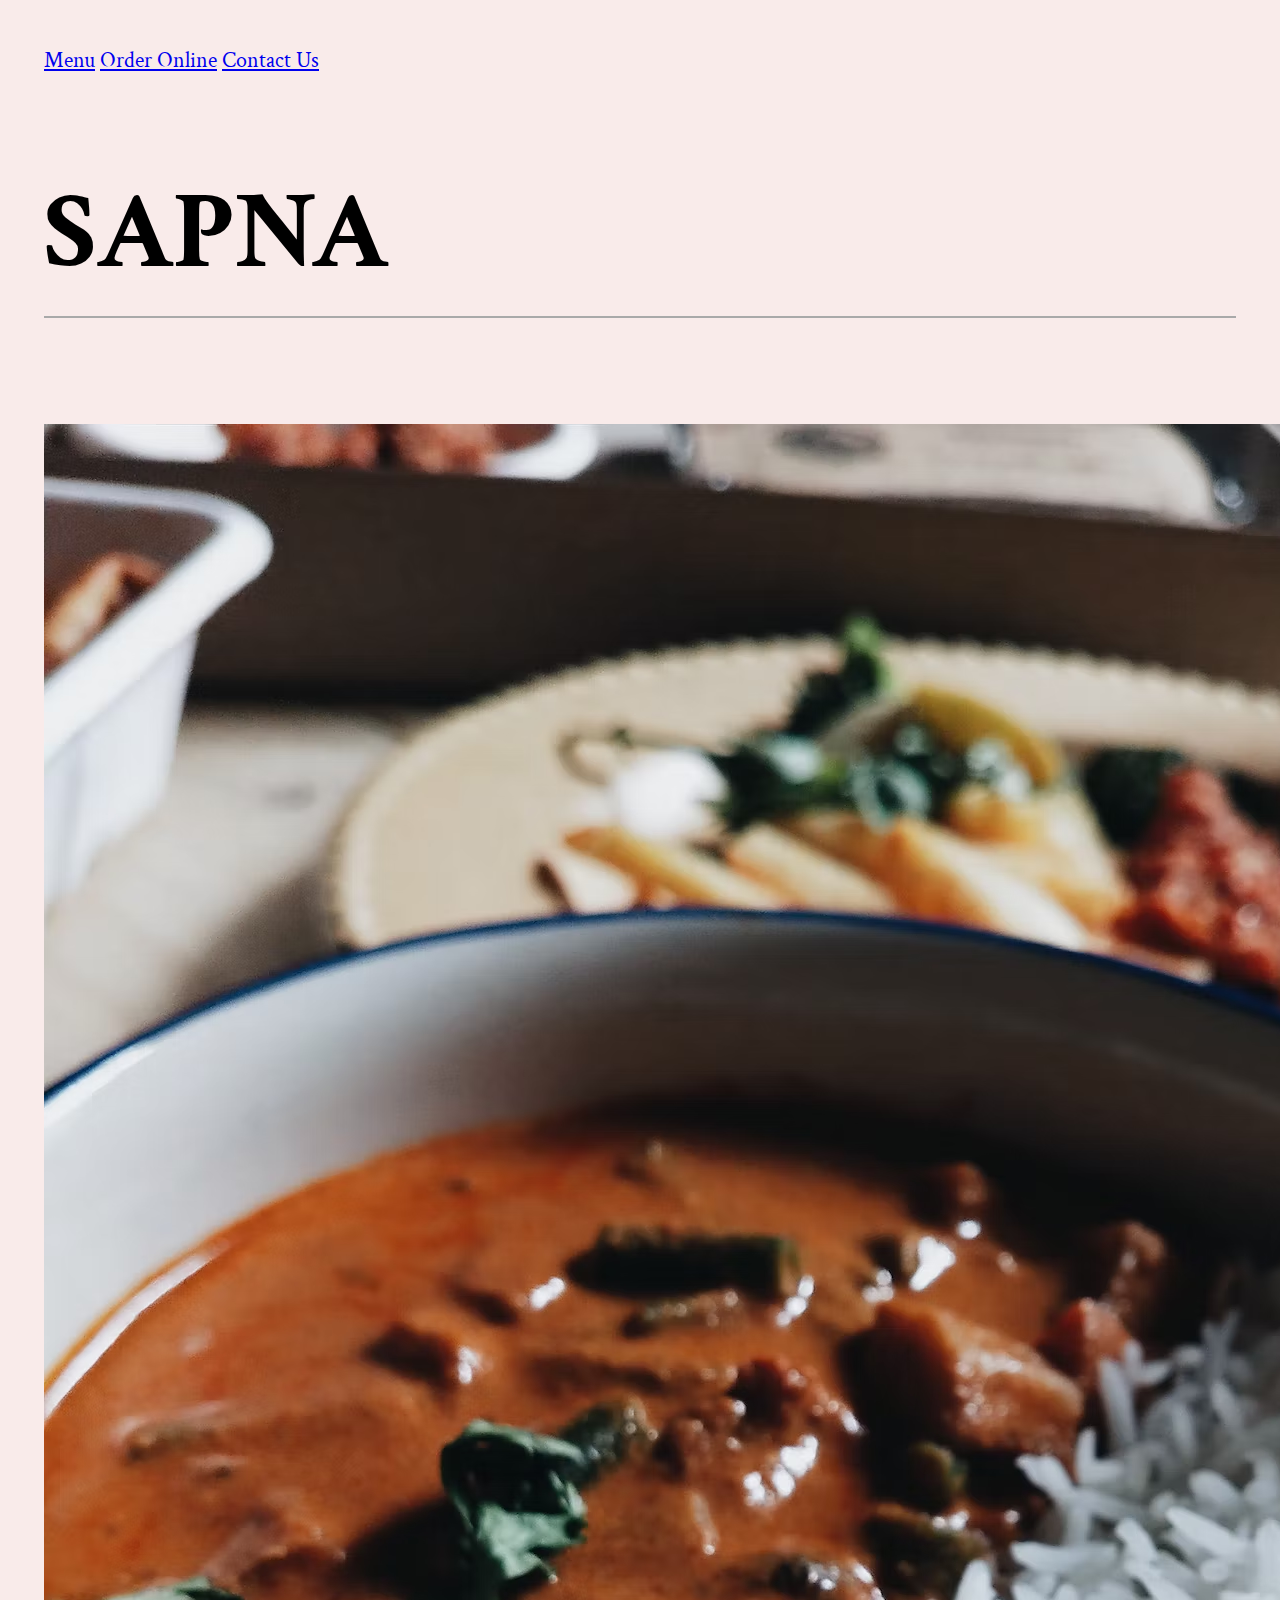
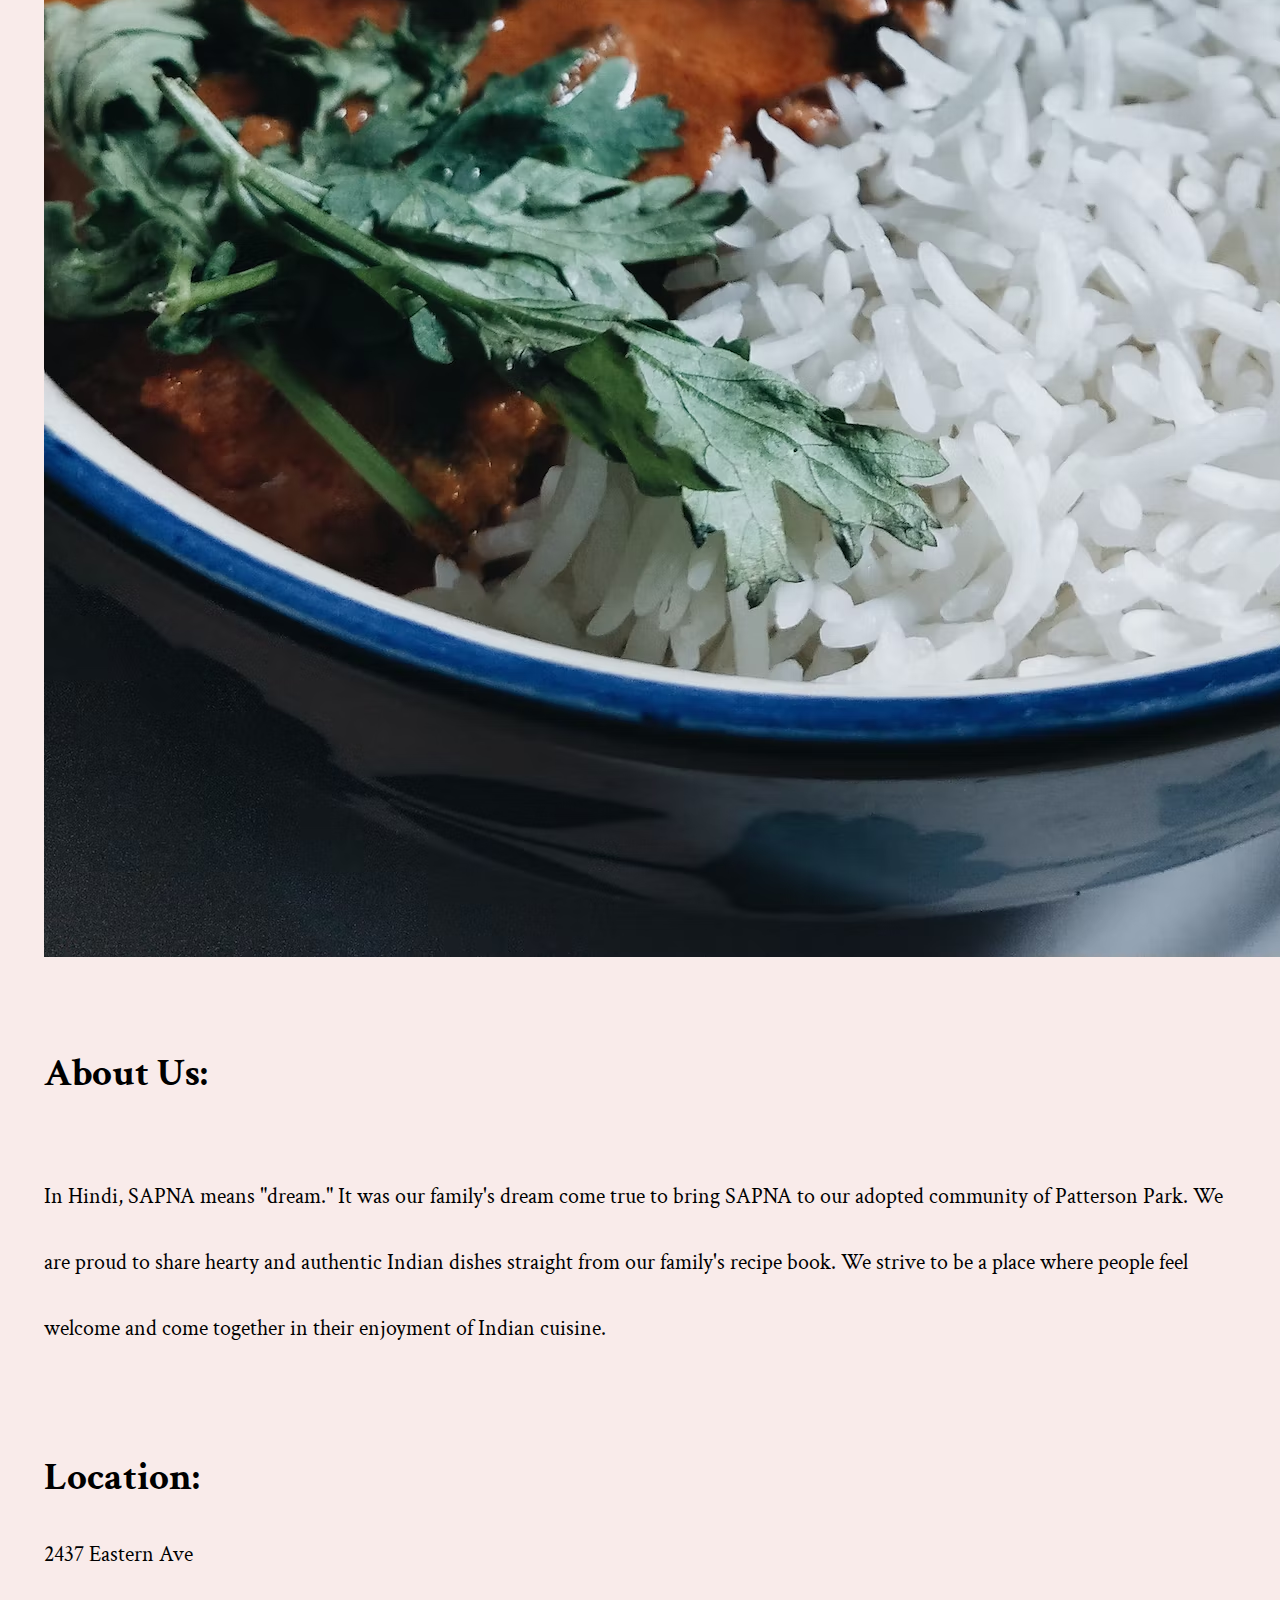
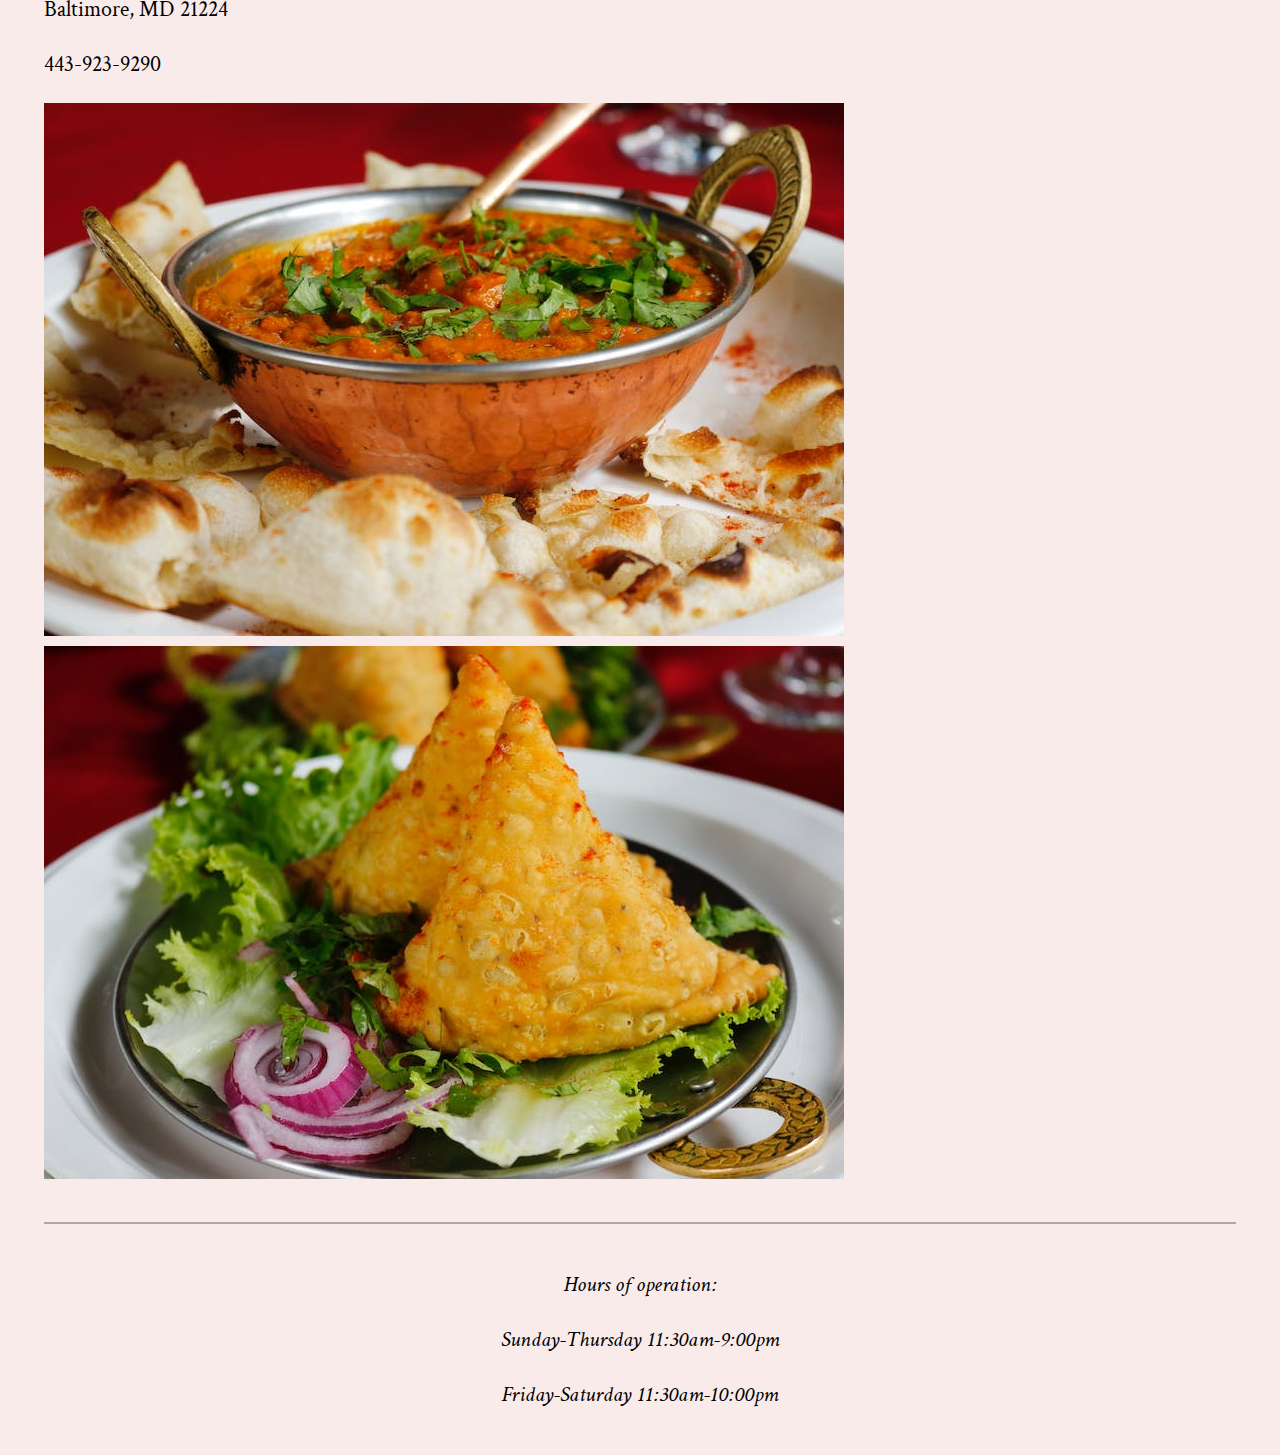
<file: class/landing/index.html>
<!DOCTYPE html>
<html lang="en">

<head>
    <meta charset="utf-8">
    <meta name="viewport" content="width=device-width, initial-scale=1.0">
    <meta http-equiv="X-UA-Compatible" content="ie=edge">
    <!--seo-->
    <title>SAPNA Indian Cuisine</title>
    <meta name="description"
        content="SAPNA serves fresh, authentic, hearty Indian dishes in Baltimore's Patterson Park.">
    <link rel="preconnect" href="https://fonts.googleapis.com">
    <link rel="preconnect" href="https://fonts.gstatic.com" crossorigin>
    <link
        href="https://fonts.googleapis.com/css2?family=Crimson+Text:ital,wght@0,400;0,600;1,400;1,600;1,700&display=swap"
        rel="stylesheet">


    <!-- bootstrap -->
    <link href="https://cdn.jsdelivr.net/npm/bootstrap@5.3.0-alpha1/dist/css/bootstrap.min.css" rel="stylesheet"
        integrity="sha384-GLhlTQ8iRABdZLl6O3oVMWSktQOp6b7In1Zl3/Jr59b6EGGoI1aFkw7cmDA6j6gD" crossorigin="anonymous">
    <!--css-->
    <link rel="stylesheet" href="css/landing.css">
</head>

<body>
    <div class="container">

        <nav class="nav">
            <a class="nav-link" href="#">Menu</a>
            <a class="nav-link" href="#">Order Online</a>
            <a class="nav-link" href="#">Contact Us</a>
        </nav>

        <header>
            <h1>SAPNA</h1>
        </header>

        <main>
            <section class="top">
                <div class="row align-items-center">
                    <div class="col-md-6">
                        <img src="images/curry.jpeg" alt="Bowl of rice and curry" class="img-fluid">
                    </div>
                    <div class="col-md-6">
                        <h2>About Us:</h2>
                        <p>In Hindi, SAPNA means "dream." It was our family's dream come true to bring SAPNA to our
                            adopted
                            community of Patterson Park. We are proud to share hearty and authentic Indian dishes
                            straight
                            from
                            our family's recipe book. We strive to be a place where people feel welcome and come
                            together in
                            their enjoyment of Indian cuisine.</p>
                    </div>
                </div>
            </section>
            <section class="bottom">
                <div class="row">
                    <div class="col-md-3">
                        <h2>Location:</h2>
                        <p>2437 Eastern Ave</p>
                        <p>Baltimore, MD 21224</p>
                        <p>443-923-9290</p>
                    </div>
                    <div class="col-md-3">
                        <img src="images/ctm.jpeg" alt="Bowl of chicken tikka masala" class="img-fluid">
                    </div>
                    <div class="col-md-6">
                        <img src="images/samosa.jpeg" alt="Samosa" class="img-fluid">
                    </div>
                </div>
            </section>
        </main>
        <footer>
            <p>Hours of operation:</p>
            <p>Sunday-Thursday 11:30am-9:00pm</p>
            <p>Friday-Saturday 11:30am-10:00pm</p>
        </footer>

    </div>
    <!-- js -->
    <script src="https://cdn.jsdelivr.net/npm/@popperjs/core@2.11.6/dist/umd/popper.min.js"
        integrity="sha384-oBqDVmMz9ATKxIep9tiCxS/Z9fNfEXiDAYTujMAeBAsjFuCZSmKbSSUnQlmh/jp3"
        crossorigin="anonymous"></script>
    <script src="https://cdn.jsdelivr.net/npm/bootstrap@5.3.0-alpha1/dist/js/bootstrap.min.js"
        integrity="sha384-mQ93GR66B00ZXjt0YO5KlohRA5SY2XofN4zfuZxLkoj1gXtW8ANNCe9d5Y3eG5eD"
        crossorigin="anonymous"></script>


</body>

</html>
</file>
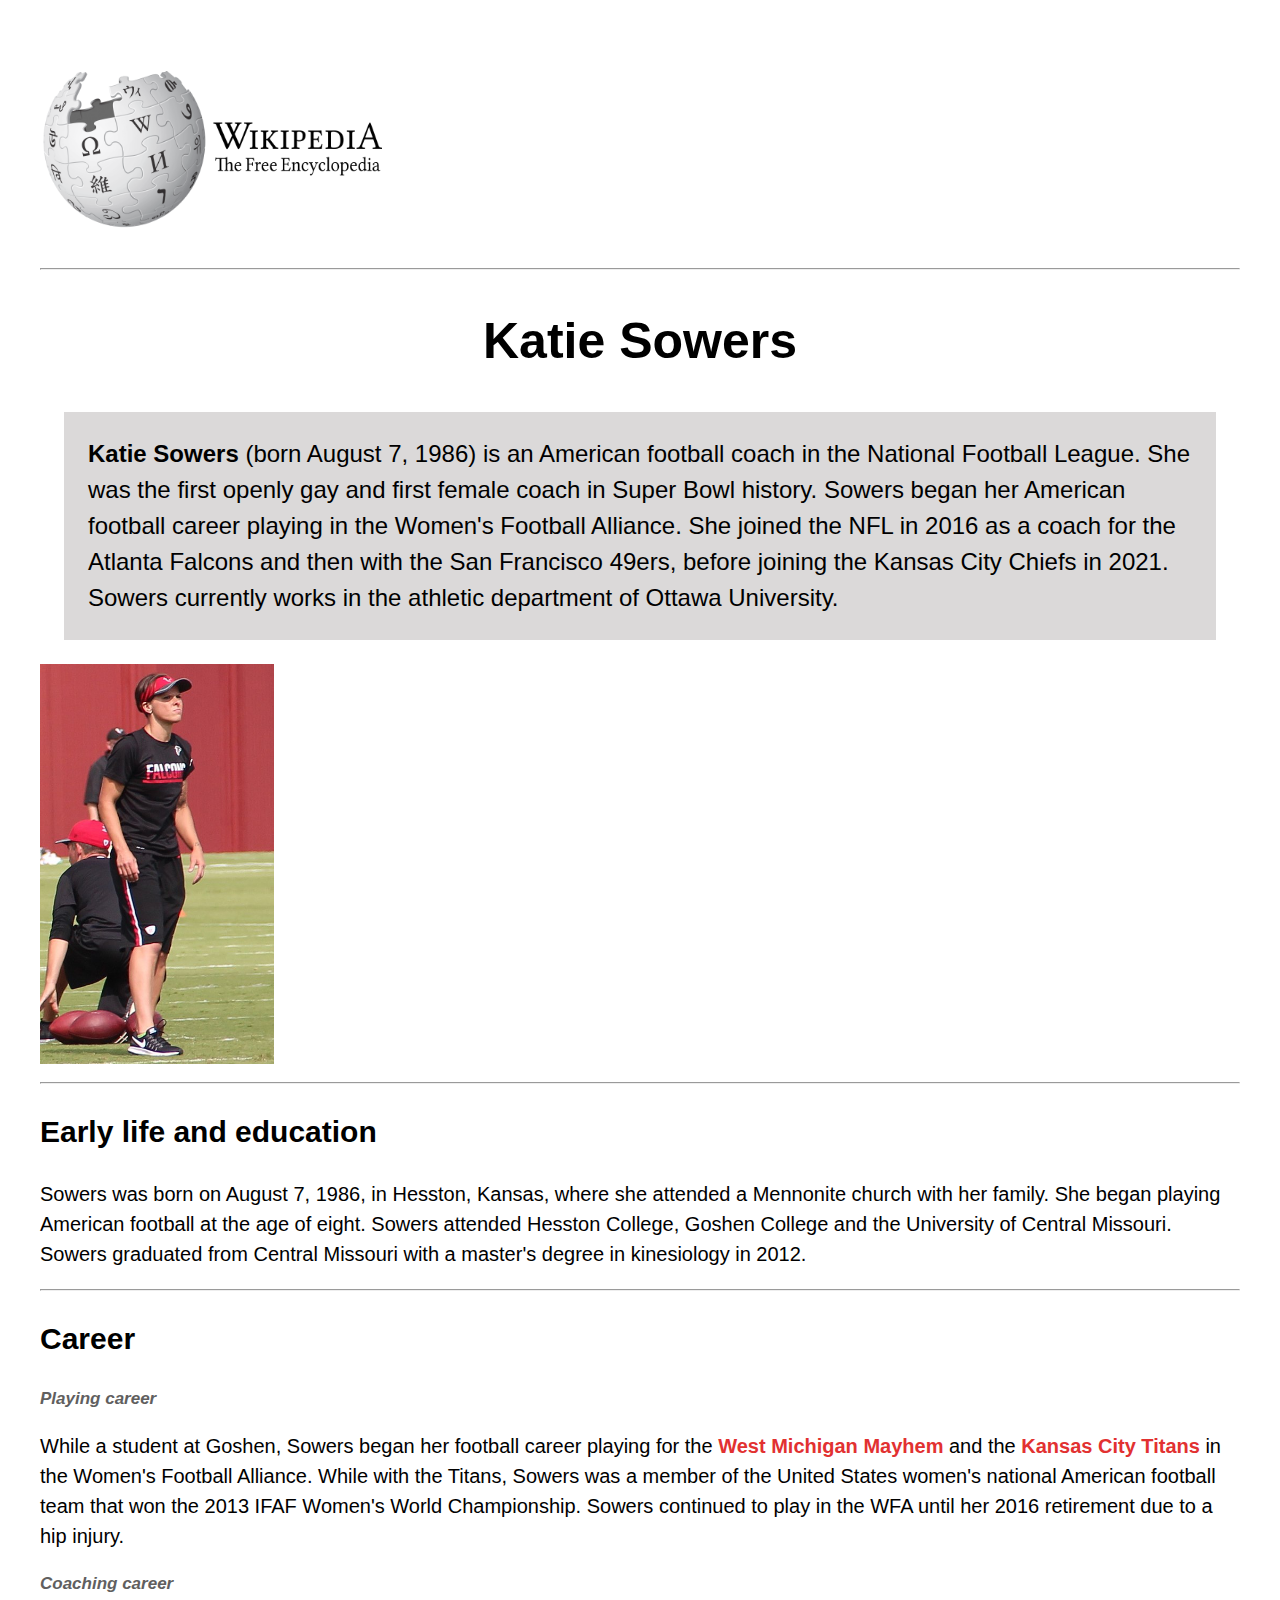
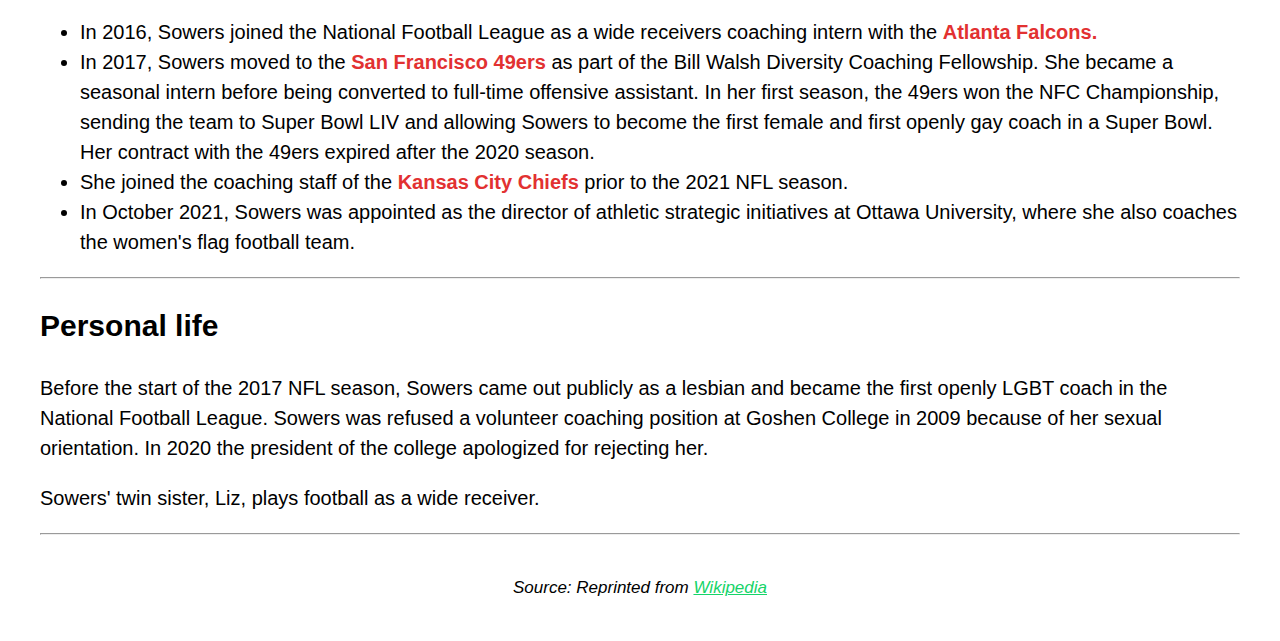
<file: class/wikipedia/index.html>
<!DOCTYPE html>
<html lang="en">
<head>
    <meta charset="utf-8">
    <meta name="viewport" content="width=device-width, initial-scale=1.0">
    <meta http-equiv="X-UA-Compatible" content="ie=edge">
    <title>Katie Sowers - Wikipedia</title>
    <meta name="description"
        content="Katie Sowers is an American football coach in the National Football League. She was the first openly gay and first female coach in Super Bowl history.">
    <link rel="stylesheet" href="css/wikipedia.css">
</head>
<body>
    <header>
    <img src="images/logo.jpeg" width="350" height="210" alt="Wikipedia logo">
    <hr>
        <h1>Katie Sowers</h1>
        <p class="intro"><b>Katie Sowers</b> (born August 7, 1986) is an American football coach in the National Football League. She was the first openly gay and first female coach in Super Bowl history. Sowers began her American football career playing in the Women's Football Alliance. She joined the NFL in 2016 as a coach for the Atlanta Falcons and then with the San Francisco 49ers, before joining the Kansas City Chiefs in 2021. Sowers currently works in the athletic department of Ottawa University.</p>
        <img src="images/sowers.jpeg" height="400" alt="Football coach Katie Sowers">
        <hr>
    </header>
    <main>
        <section>
            <h2>Early life and education</h2>
            <p>Sowers was born on August 7, 1986, in Hesston, Kansas, where she attended a Mennonite church with her family. She began playing American football at the age of eight. Sowers attended Hesston College, Goshen College and the University of Central Missouri. Sowers graduated from Central Missouri with a master's degree in kinesiology in 2012.</p>
            <hr>
        </section>
        <section>
            <h2>Career</h2>
            <h3>Playing career</h3>
            <p>While a student at Goshen, Sowers began her football career playing for the <span>West Michigan Mayhem</span> and the <span>Kansas City Titans</span> in the Women's Football Alliance. While with the Titans, Sowers was a member of the United States women's national American football team that won the 2013 IFAF Women's World Championship. Sowers continued to play in the WFA until her 2016 retirement due to a hip injury.</p>
            <h3>Coaching career</h3>
            <ul>
                <li>In 2016, Sowers joined the National Football League as a wide receivers coaching intern with the <span>Atlanta Falcons.</span></li>
                <li>In 2017, Sowers moved to the <span>San Francisco 49ers</span> as part of the Bill Walsh Diversity Coaching Fellowship. She became a seasonal intern before being converted to full-time offensive assistant. In her first season, the 49ers won the NFC Championship, sending the team to Super Bowl LIV and allowing Sowers to become the first female and first openly gay coach in a Super Bowl. Her contract with the 49ers expired after the 2020 season.</li>
                <li>She joined the coaching staff of the <span>Kansas City Chiefs</span> prior to the 2021 NFL season.</li>
                <li>In October 2021, Sowers was appointed as the director of athletic strategic initiatives at Ottawa University, where she also coaches the women's flag football team.</li>
            </ul>
            <hr>
        </section>
        <section>
            <h2>Personal life</h2>
            <p>Before the start of the 2017 NFL season, Sowers came out publicly as a lesbian and became the first openly LGBT coach in the National Football League. Sowers was refused a volunteer coaching position at Goshen College in 2009 because of her sexual orientation. In 2020 the president of the college apologized for rejecting her.</p>
            <p>Sowers' twin sister, Liz, plays football as a wide receiver.</p>
            <hr>
        </section>
    </main>
    <footer>
        <p id="source">Source: Reprinted from <a href="https://en.wikipedia.org/wiki/Katie_Sowers" target="_blank">Wikipedia</a></p>
    </footer>
</body>
</html>
</file>
<file: portfolio/css/portfolio.css>
body {
  background-color: #F0F0F2;
  font-family: 'Merriweather', serif;
  font-size: 18px;
  color: #1C3D59;
}

h1 {
  background-color: #1C3D59;
  color: #F0F0F2;
  font-family: 'Oswald', sans-serif;
  font-weight: 600;
  font-size: 3em;
  padding: 0.5em;
  text-align: right;
}

.nav {
  background-color: #C1D6D9;
  padding: 0.5em;
  font-size: 1.3em;
}

.nav a {
  color: #1C3D59;
}

a.nav-link.active {
  font-weight: bold;
  font-style: italic;
  color: #BF8845;
}

.nav a:hover,
a.nav-link.active:hover,
.intro a:hover,
.download a:hover,
.clips a:hover,
.clips-end a:hover,
.contact a:hover {
  color: #BF4B4B;
  text-decoration: underline;
}

p {
  padding: 0 0 1.5em 0;
}

.intro,
.contact {
  padding: 6em 0 6em 1em;
}

.intro h2,
.contact h2 {
  font-size: 3em;
  color: #BF8845;
}

.intro h3 {
  font-weight: 400;
  font-size: 1.5em;
  font-family: 'Oswald', sans-serif;
}

.intro a,
.download a {
  color: #BF8845;
  text-decoration: none;
}

.download {
  padding: 1em 0 1em 1em;
  font-size: 1.3em;
}

iframe {
  height: 1155px;
  width: 100%;
}

.clips {
  padding: 2em 0 0em 1em;
  border-bottom: 2.5px solid #C1D6D9;
  line-height: 200%;
}

.clips-end {
  padding: 2em 0 2em 1em;
  line-height: 200%;
}

.clips h2,
.clips-end h2 {
  font-size: 1.75em;
  color: #BF8845;
}

.clips a,
.clips-end a {
  color: #1C3D59;
  text-decoration: none;
}

span {
  font-style: italic;
}

.bi,
.contact a {
  font-weight: 400;
  font-size: 1.8em;
  font-style: normal;
  font-family: 'Oswald', sans-serif;
  color: #1C3D59;
  text-decoration: none;
  padding: 0 0 0 0.5em;
}

@media (max-width:576px) {
  .nav {
    font-size: 0.95em;
  }

  .intro,
  .contact {
    padding: 3em 0 6em 1em;
  }
}
</file>
<file: class/final/css/final.css>
/* font-family: 'Average Sans', sans-serif; */
/* font-family: 'Fjalla One', sans-serif; */
/* colors: */
/* red: E51D37 */
/* black: 000F08 */
/* gray: 696D7D */
/* white: FAF6F6 */
/* yellow: F1C40F */

body {
    background-color: #FAF6F6;
    font-family: 'Average Sans', sans-serif;
    font-size: 18px;
    color: #000F08;
}

header {
    background-color: #696D7D;
    padding-right: 2em;
    font-family: 'Fjalla One', sans-serif;
}

h1 {
    color: #FAF6F6;
    font-weight: 500;
    font-size: 2.75em;
    letter-spacing: 1.2px;
    padding-bottom: 0.5em;
}

header p {
    color: #F1C40F;
    font-size: .65em;
    letter-spacing: 2px;
    text-transform: uppercase;
}

a {
    color: #E51D37;
    text-decoration-color: #696D7D;
}

a:hover {
    background-color: #F1C40F;
}

.intro {
    padding-top: 4.5em;
}

h4 {
    font-size: 1.25em;
    color: #E51D37;
    font-family: 'Fjalla One', sans-serif;
    font-weight: 500;
    text-align: center;
    padding-top: 2em;
}

.h4-subhead {
    font-style: italic;
    text-align: center;
    color: #696D7D;
}

.flourish-embed {
    padding-bottom: 3em;
}

.timeline {
    padding: 3em 0em 3em 0em;
}

.instagram {
    padding: 2em 0em 2em 0em;
}

footer {
    font-size: 0.80em;
    padding: 3em 0em 2em 0em;
    text-align: center;
    color: #696D7D;
}

@media (max-width:780px) {
    h1 {
        padding: 0.5em 0em 0.5em 0.5em;
    }

    header img {
        padding: 1em;
    }

    header p {
        padding-left: 2em;
    }

    @media (max-width:480px) {
        .intro {
            padding-top: 2.5em;
        }
    }
</file>
<file: class/landing/css/landing.css>
body {
    font-family: 'Crimson Text', serif;
    font-size: 22px;
    line-height: 1.5;
    margin: 2em;
    background-color: #F9EBEA;
}

h2 {
    font-size: 1.75em;
    font-weight: 700;
}

header h1 {
    font-size: 5em;
    border-bottom: 2px solid darkgrey;
}

.top {
    line-height: 3.0;
    padding: 1.5em 0 1.5em 0;
}

.bottom {
    padding: 0 0 1.5em 0;
}

footer {
    font-style: italic;
    text-align: center;
    padding: 1em 0 0 0;
    border-top: 2px solid darkgray;
}
</file>
<file: class/wikipedia/css/wikipedia.css>
body{
    font-size:20px;
    font-family: 'Trebuchet MS', 'Lucida Sans Unicode', 'Lucida Grande', 'Lucida Sans', Arial, sans-serif;
    line-height: 1.5;
    margin:2em
}

h1,
h2,
h3{
    font-family: Verdana, Geneva, Tahoma, sans-serif;
    font-weight:700;
}

header h1{
    text-align:center;
    font-size:2.5em;
}

h3{
    font-style: italic;
    font-size: .85em;
    color:#615F5F;
}

.intro{
    background-color:#DBD9D9;
    font-size:1.2em;
    padding:1em;
    margin:1.0em;
}

span{
    color:#E23131;
    font-weight: 800;
}

footer{
    text-align:center;
    margin:2em;
}

#source{
    font-style:italic;
    font-size:0.85em;
    font-weight:300;
    margin:1.5em;
}

a{
    color:#16D469
}
</file>
